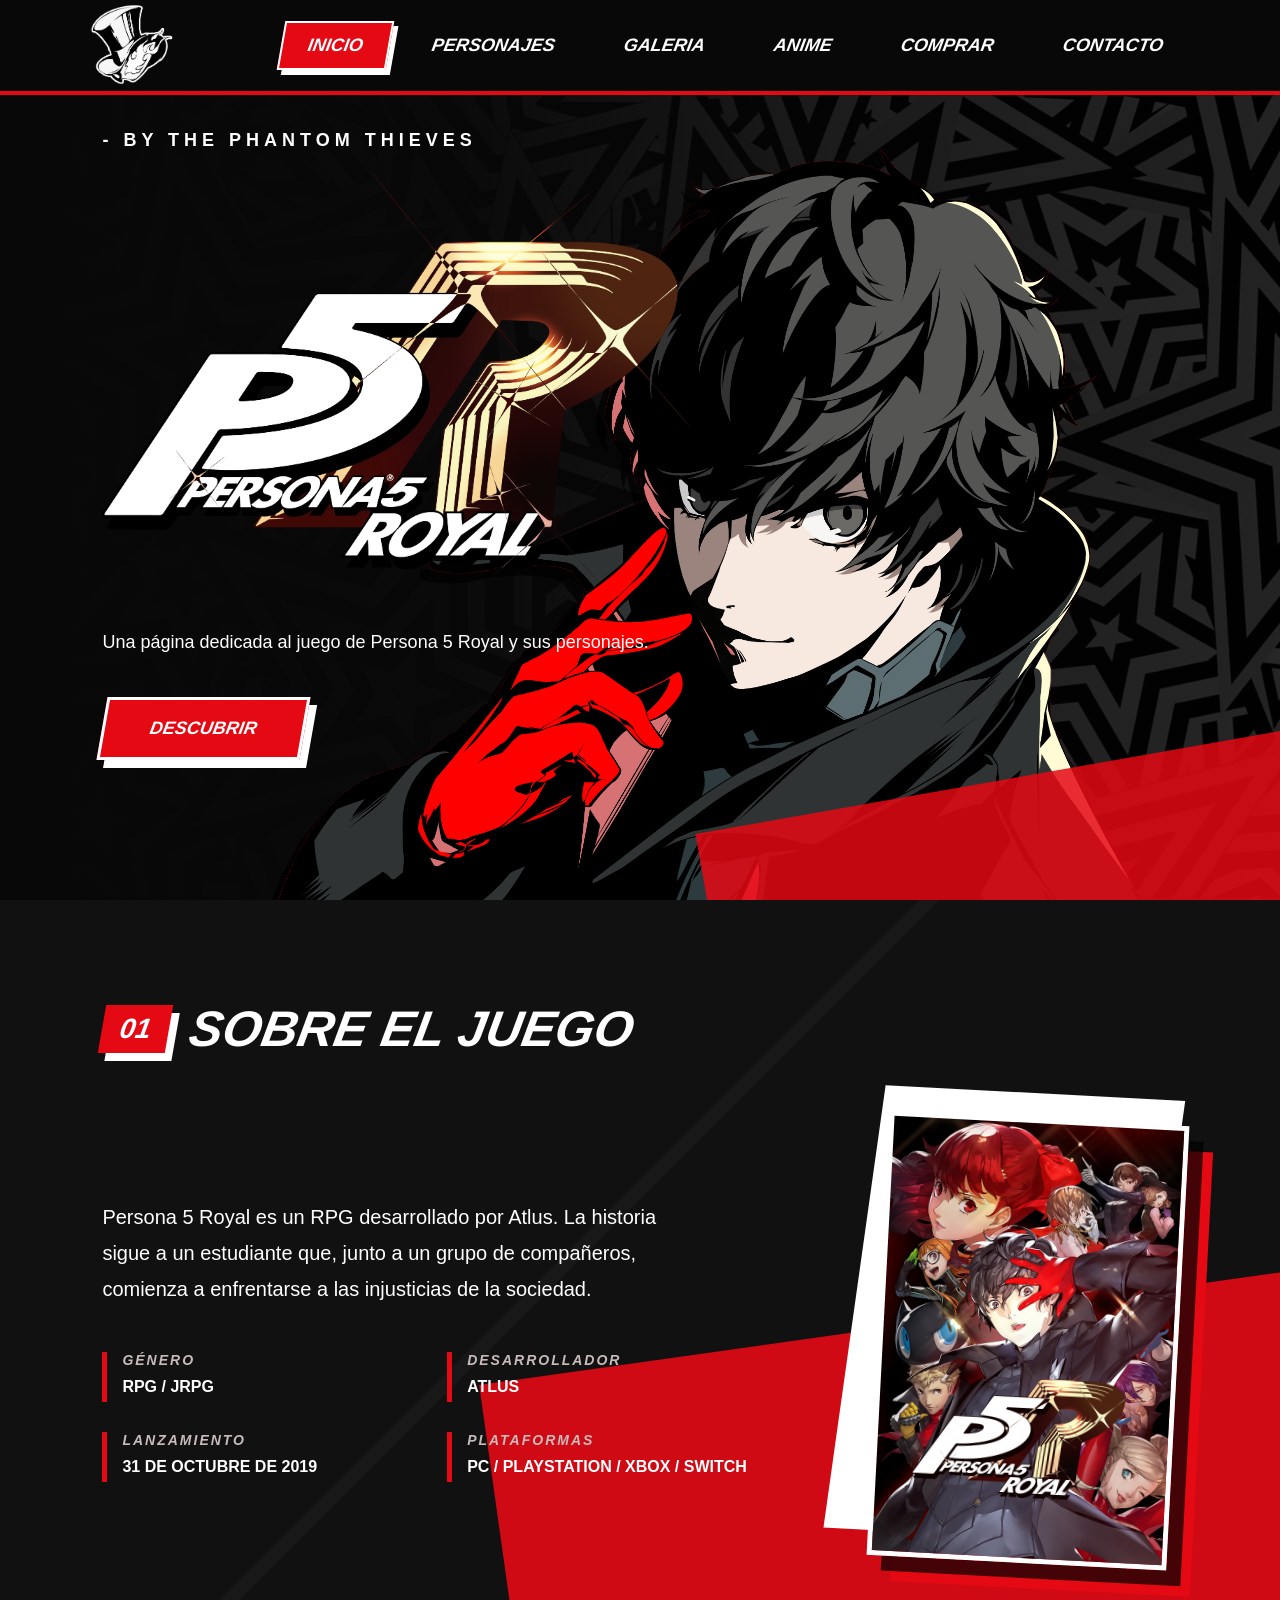
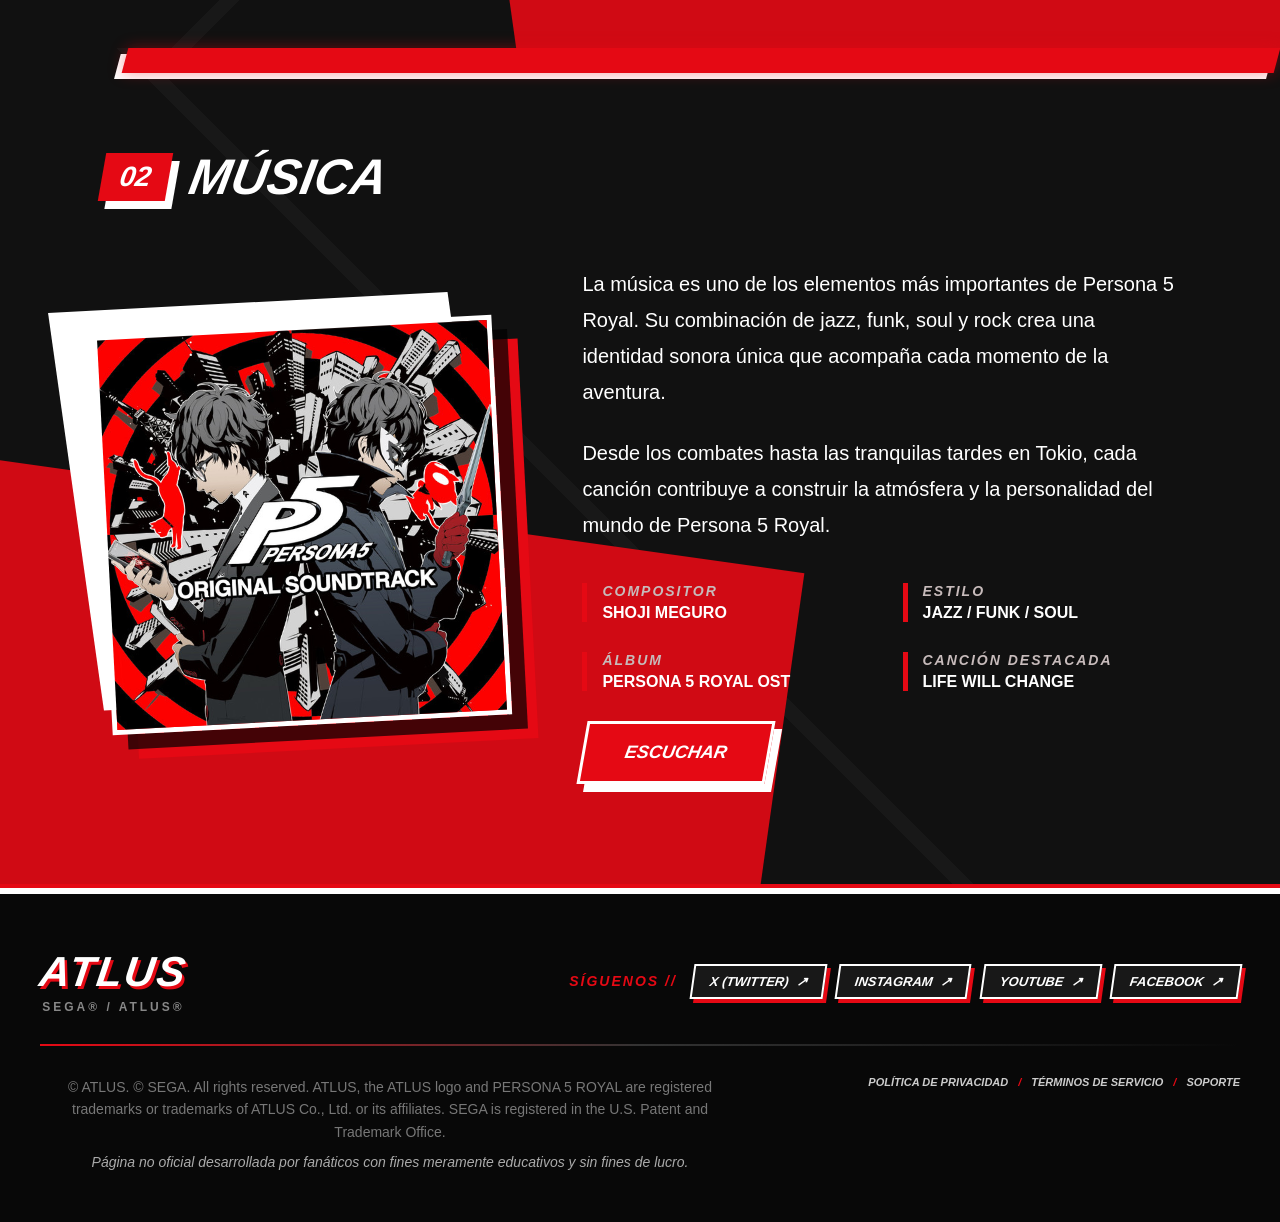
<file: index.html>
<!DOCTYPE html>
<html lang="es">

  <head>
    <meta charset="UTF-8">
    <meta name="viewport" content="width=device-width, initial-scale=1.0">

    <title>Persona 5 Royal</title>
    <link rel="icon" href="images/ui/Phantom-Thieves-of-Hearts-Logo.png" type="image/png">

    <link rel="stylesheet" href="css/style.css">
    <link rel="stylesheet" href="css/stylePersonajes.css">
    <link rel="stylesheet" href="css/animations.css">
  </head>

    <!-- | + |====================|| NAVBAR ||====================| + | -->
  <body>

    <header class="navbar">

      <a href="index.html" class="logo">
        <img
          src="images/ui/Phantom-Thieves-of-Hearts-Logo.png"
          alt="Persona 5 Royal"
        >
      </a>
    <button class="hamburger-btn" id="hamburger-btn" aria-label="Abrir Menú">
      <span></span>
      <span></span>
      <span></span>
    </button> 

      <nav class="nav-menu">
        <a href="index.html" class="nav-link active">INICIO</a>

        <div class="nav-item-dropdown">
          <a href="personajes.html" class="nav-link dropdown-toggle">PERSONAJES</a>
          <div class="dropdown-menu">
            <a href="personajes.html#protagonistas" class="dropdown-item">PROTAGONISTAS</a>
            <a href="personajes.html#secundarios" class="dropdown-item">SECUNDARIOS</a>     
            <a href="personajes.html#villanos" class="dropdown-item">VILLANOS</a>         
          </div>
        </div>

        <a href="galeria.html" class="nav-link">GALERIA</a>

        <div class="nav-item-dropdown">
          <a href="anime.html" class="nav-link dropdown-toggle">ANIME</a>
          <div class="dropdown-menu">
            <a href="anime.html" class="dropdown-item">ANIME</a>
            <a href="pelicula.html" class="dropdown-item">ESPECIAL</a>            
          </div>
        </div>

        <a href="https://store.steampowered.com/app/1687950/Persona_5_Royal/" target="_blank" class="nav-link">COMPRAR
        </a>
        <a href= "contacto.html" class="nav-link">CONTACTO</a>
      </nav>

    </header>

    <!-- | + |====================|| HERO ||====================| + | -->

    <main>

      <section class="hero">

        <div class="hero-character">
          <img src="images/ui/joker-hero.png" alt="Joker hero"
          class="hero-character-image">
        </div>

        <div class="hero-content">
          <p class="hero-subtitle">
            - BY THE PHANTOM THIEVES
          </p>
          <img
            src="images/ui/persona5-royal-logo.png"
            alt="Persona 5 Royal"
            class="hero-logo"
          >

          <p class="hero-description">
            Una página dedicada al juego de Persona 5 Royal y
            sus personajes.
          </p>

          <a href="#sobre-el-juego" class="hero-button">
            DESCUBRIR
          </a>
        </div>

      </section>

<!-- | + |====================|| SOBRE EL JUEGO (ABOUT) ||====================| + | -->

      <section id="sobre-el-juego" class="about">

        <div class="about-background-shape"></div>

        <div class="section-title">
          <span>01</span>
          <h2>SOBRE EL JUEGO</h2>
        </div>

        <div class="about-content">

          <div class="about-info">

            <p>
              Persona 5 Royal es un RPG desarrollado por Atlus.
              La historia sigue a un estudiante que, junto a un grupo
              de compañeros, comienza a enfrentarse a las injusticias
              de la sociedad.
            </p>

            <div class="game-details">

              <div class="game-detail">
                <span>GÉNERO</span>
                <p>RPG / JRPG</p>
              </div>

              <div class="game-detail">
                <span>DESARROLLADOR</span>
                <p>ATLUS</p>
              </div>

              <div class="game-detail">
                <span>LANZAMIENTO</span>
                <p>31 DE OCTUBRE DE 2019</p>
              </div>

              <div class="game-detail">
                <span>PLATAFORMAS</span>
                <p>PC / PLAYSTATION / XBOX / SWITCH</p>
              </div>

            </div>

          </div>

          <div class="about-image">
            <img
              src="images/ui/portada-persona5-royal.png"
              alt="Portada de Persona 5 Royal"
            >
          </div>

        </div>

      </section>

<!-- | + |====================|| FRANJA SEPARADORA ||====================| + | -->

      <div class="p5-divider-container">
        <div class="p5-divider-line"></div>
      </div>

<!-- | + |====================|| MÚSICA ||====================| + | -->

      <section id="musica" class="music">

        <div class="music-background-shape"></div>

          <div class="section-title">
            <span>02</span>
            <h2>MÚSICA</h2>
          </div>

          <div class="music-content">

            <div class="music-image">
              <img
                src="images/ui/music.png"
                alt="Música de Persona 5 Royal"
              >
            </div>

            <div class="music-info">
              <p>
                La música es uno de los elementos más importantes de
                Persona 5 Royal. Su combinación de jazz, funk, soul y
                rock crea una identidad sonora única que acompaña cada
                momento de la aventura.
              </p>

              <p>
                Desde los combates hasta las tranquilas tardes en Tokio,
                cada canción contribuye a construir la atmósfera y la
                personalidad del mundo de Persona 5 Royal.
              </p>

                <div class="music-details">
                  <div class="music-detail">
                    <span>COMPOSITOR</span>
                    <p>SHOJI MEGURO</p>
                  </div>

                  <div class="music-detail">
                    <span>ESTILO</span>
                    <p>JAZZ / FUNK / SOUL</p>
                  </div>

                  <div class="music-detail">
                    <span>ÁLBUM</span>
                    <p>PERSONA 5 ROYAL OST</p>
                  </div>

                  <div class="music-detail">
                    <span>CANCIÓN DESTACADA</span>
                    <p>LIFE WILL CHANGE</p>
                  </div>

                  <a href="https://open.spotify.com/intl-es/album/4pJT0WKggr4xk149X8A6KC?si=cnXYqS-QQ_GDL9rL55k0Cw" target="_blank" class="music-button">
                    ESCUCHAR
                  </a>
                </div>

              </div>

            </div>

      </section>

    <!-- | + |====================|| FOOTER ||====================| + | -->

      <footer class="p5-footer">
        <div class="footer-container">
          
          <!-- Sección Superior / Redes y Enlaces -->
          <div class="footer-top">
            <div class="footer-brand">
              <h2>ATLUS</h2>
              <p>SEGA® / ATLUS®</p>
            </div>

            <div class="footer-socials">
              <span class="socials-title">SÍGUENOS //</span>
              <div class="social-links">
                <a href="https://twitter.com/Atlus_West" target="_blank" rel="noopener noreferrer" class="social-btn">
                  X (TWITTER) <span>↗</span>
                </a>
                <a href="https://www.instagram.com/atlus_west" target="_blank" rel="noopener noreferrer" class="social-btn">
                  INSTAGRAM <span>↗</span>
                </a>
                <a href="https://www.youtube.com/@atlus" target="_blank" rel="noopener noreferrer" class="social-btn">
                  YOUTUBE <span>↗</span>
                </a>
                <a href="https://www.facebook.com/AtlusWest" target="_blank" rel="noopener noreferrer" class="social-btn">
                  FACEBOOK <span>↗</span>
                </a>
              </div>
            </div>
          </div>

          <div class="footer-divider"></div>

          <!-- Sección Inferior / Legal y Derechos -->
          <div class="footer-bottom">
            <div class="footer-legal">
              <p>
                © ATLUS. © SEGA. All rights reserved. ATLUS, the ATLUS logo and PERSONA 5 ROYAL are registered trademarks or trademarks of ATLUS Co., Ltd. or its affiliates. SEGA is registered in the U.S. Patent and Trademark Office.
              </p>
              <p class="fan-disclaimer">
                Página no oficial desarrollada por fanáticos con fines meramente educativos y sin fines de lucro.
              </p>
            </div>

            <div class="footer-policy-links">
              <a href="#">POLÍTICA DE PRIVACIDAD</a>
              <span class="sep">/</span>
              <a href="#">TÉRMINOS DE SERVICIO</a>
              <span class="sep">/</span>
              <a href="#">SOPORTE</a>
            </div>
          </div>

        </div>
      </footer>

    <script src="js/main.js"></script>

  </body>

</html>
</file>
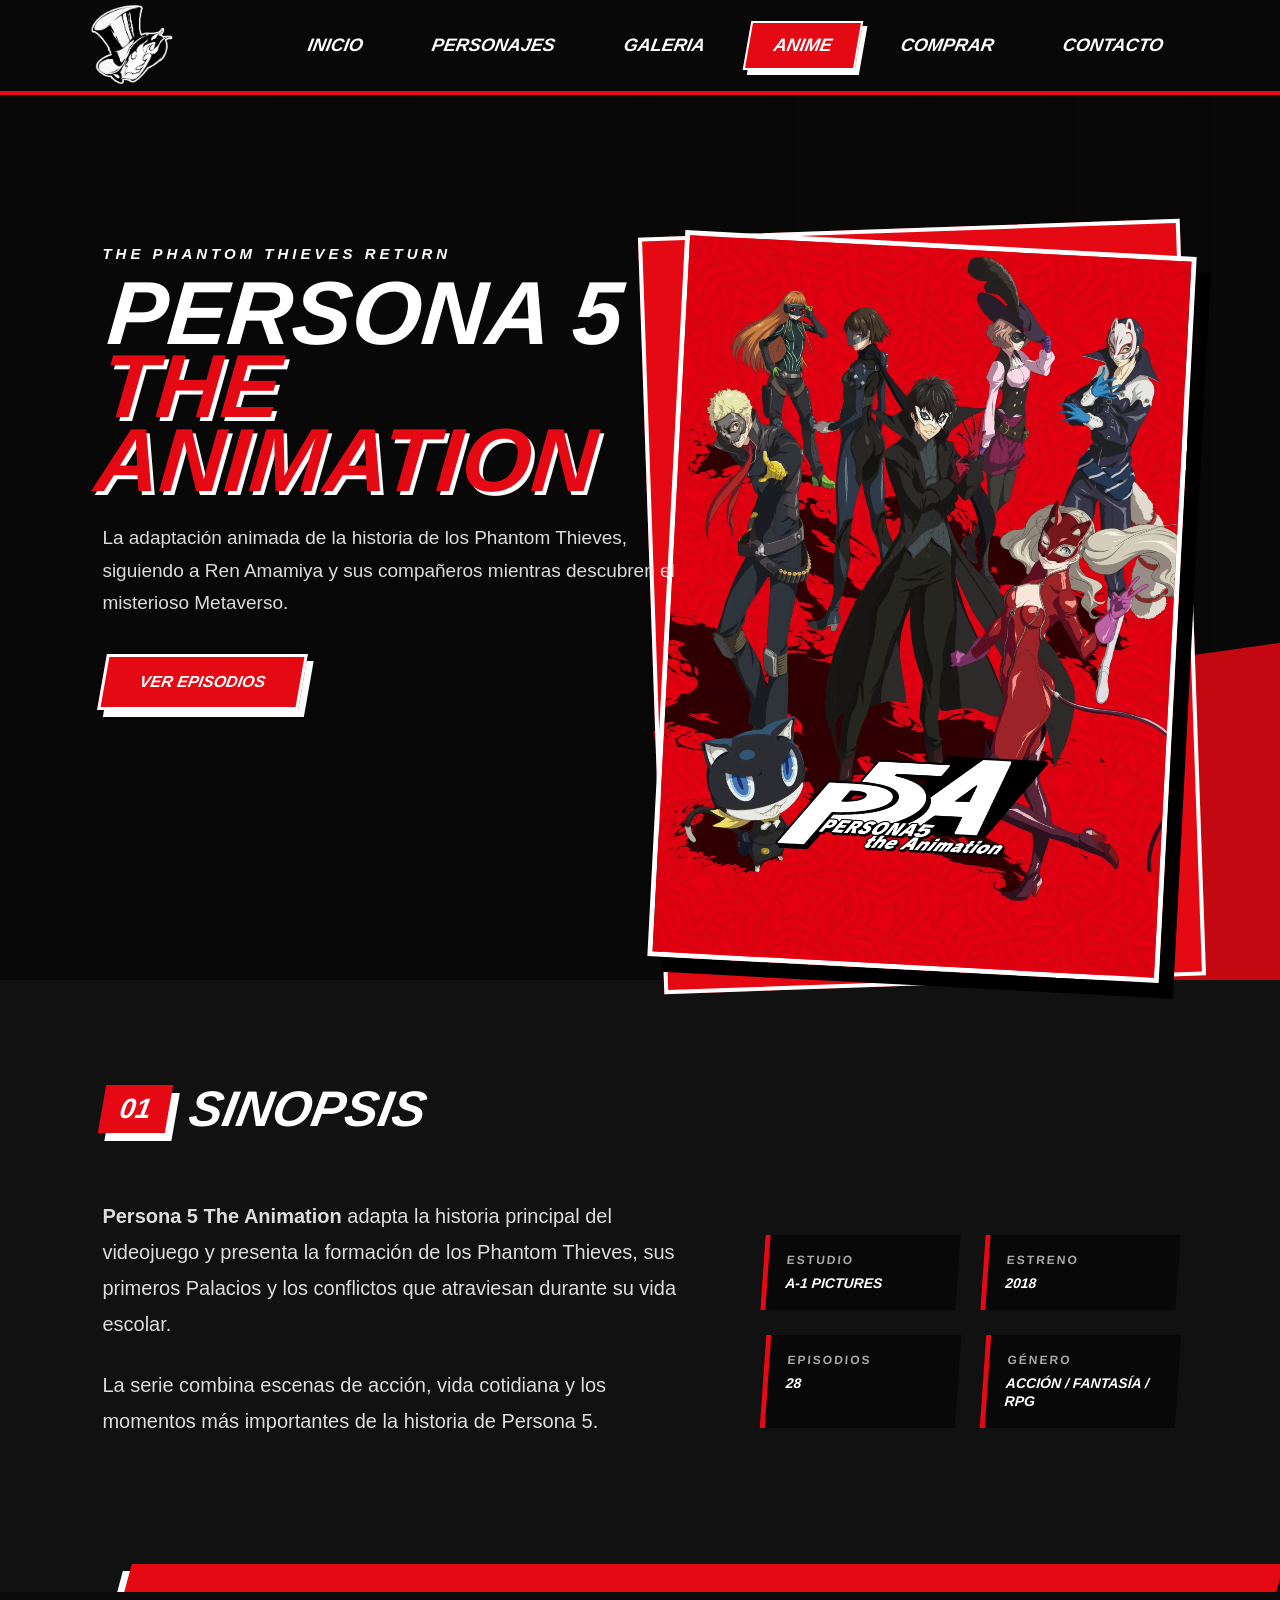
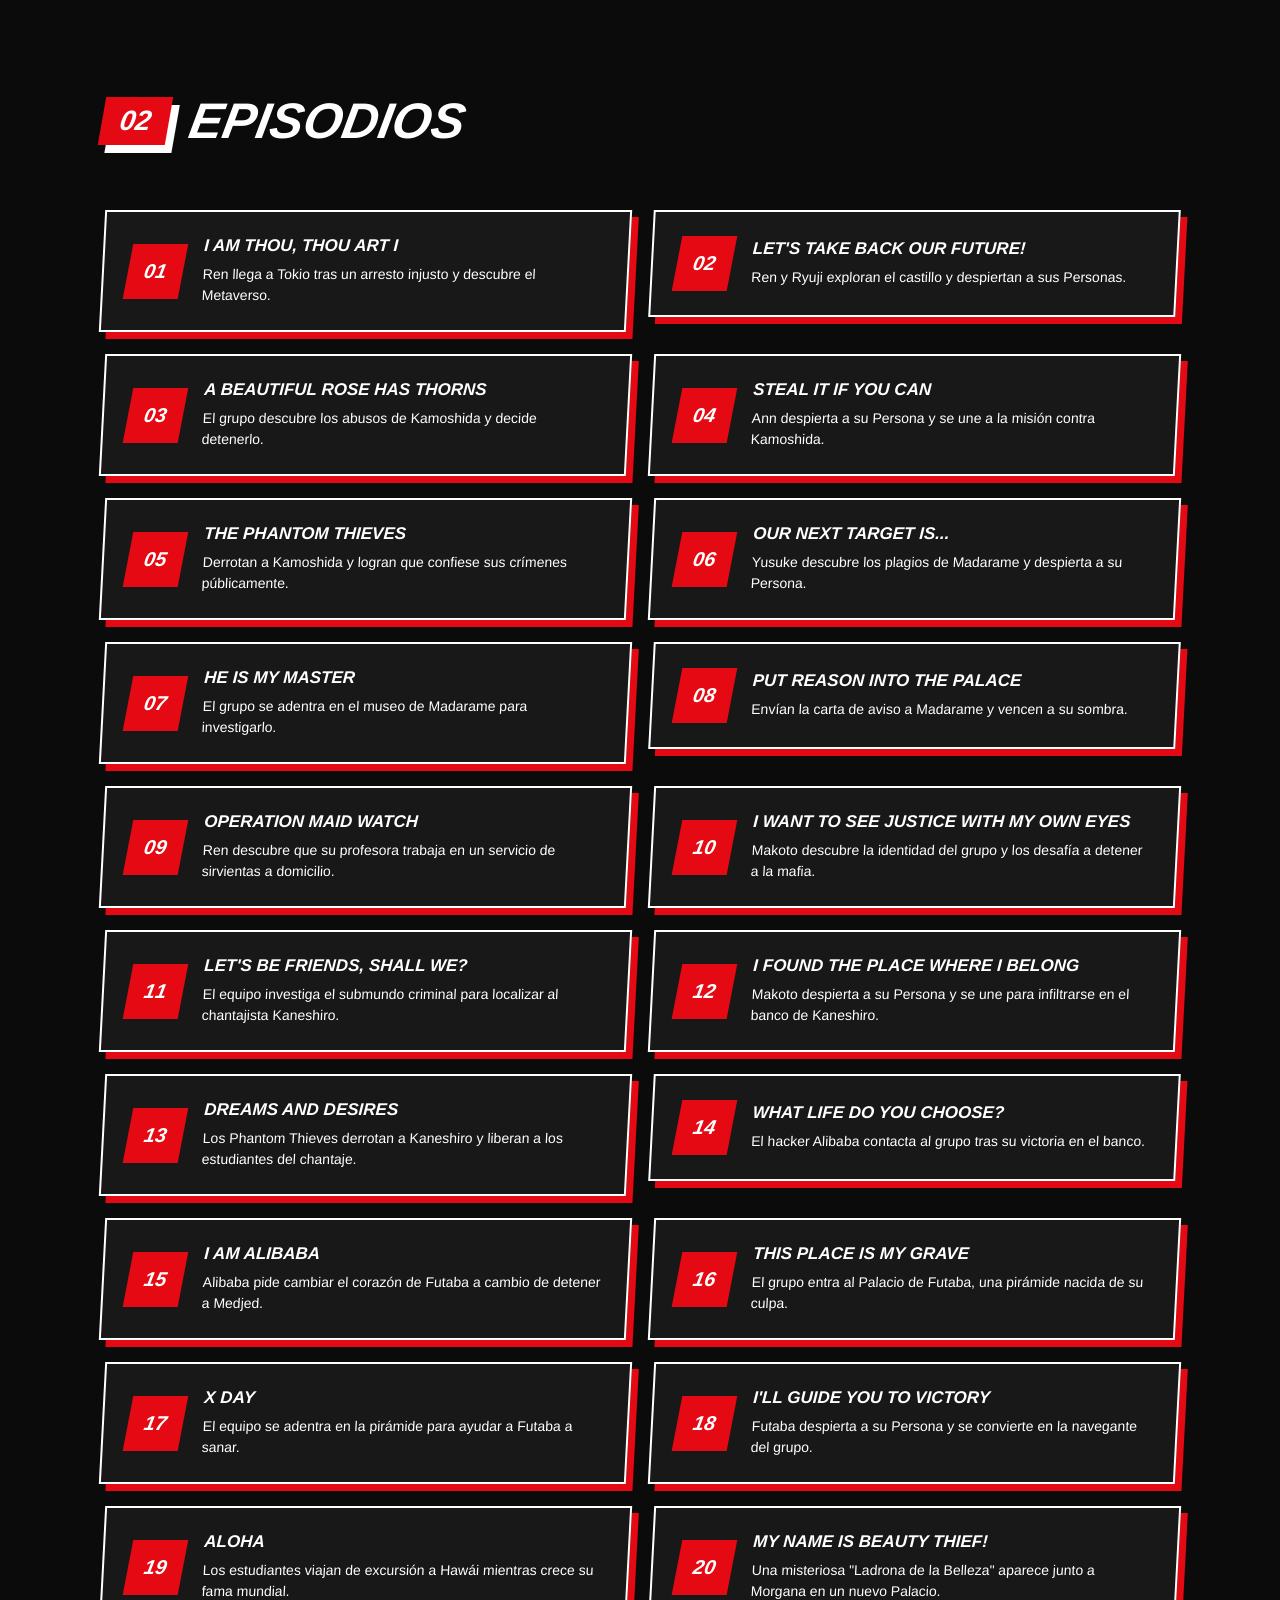
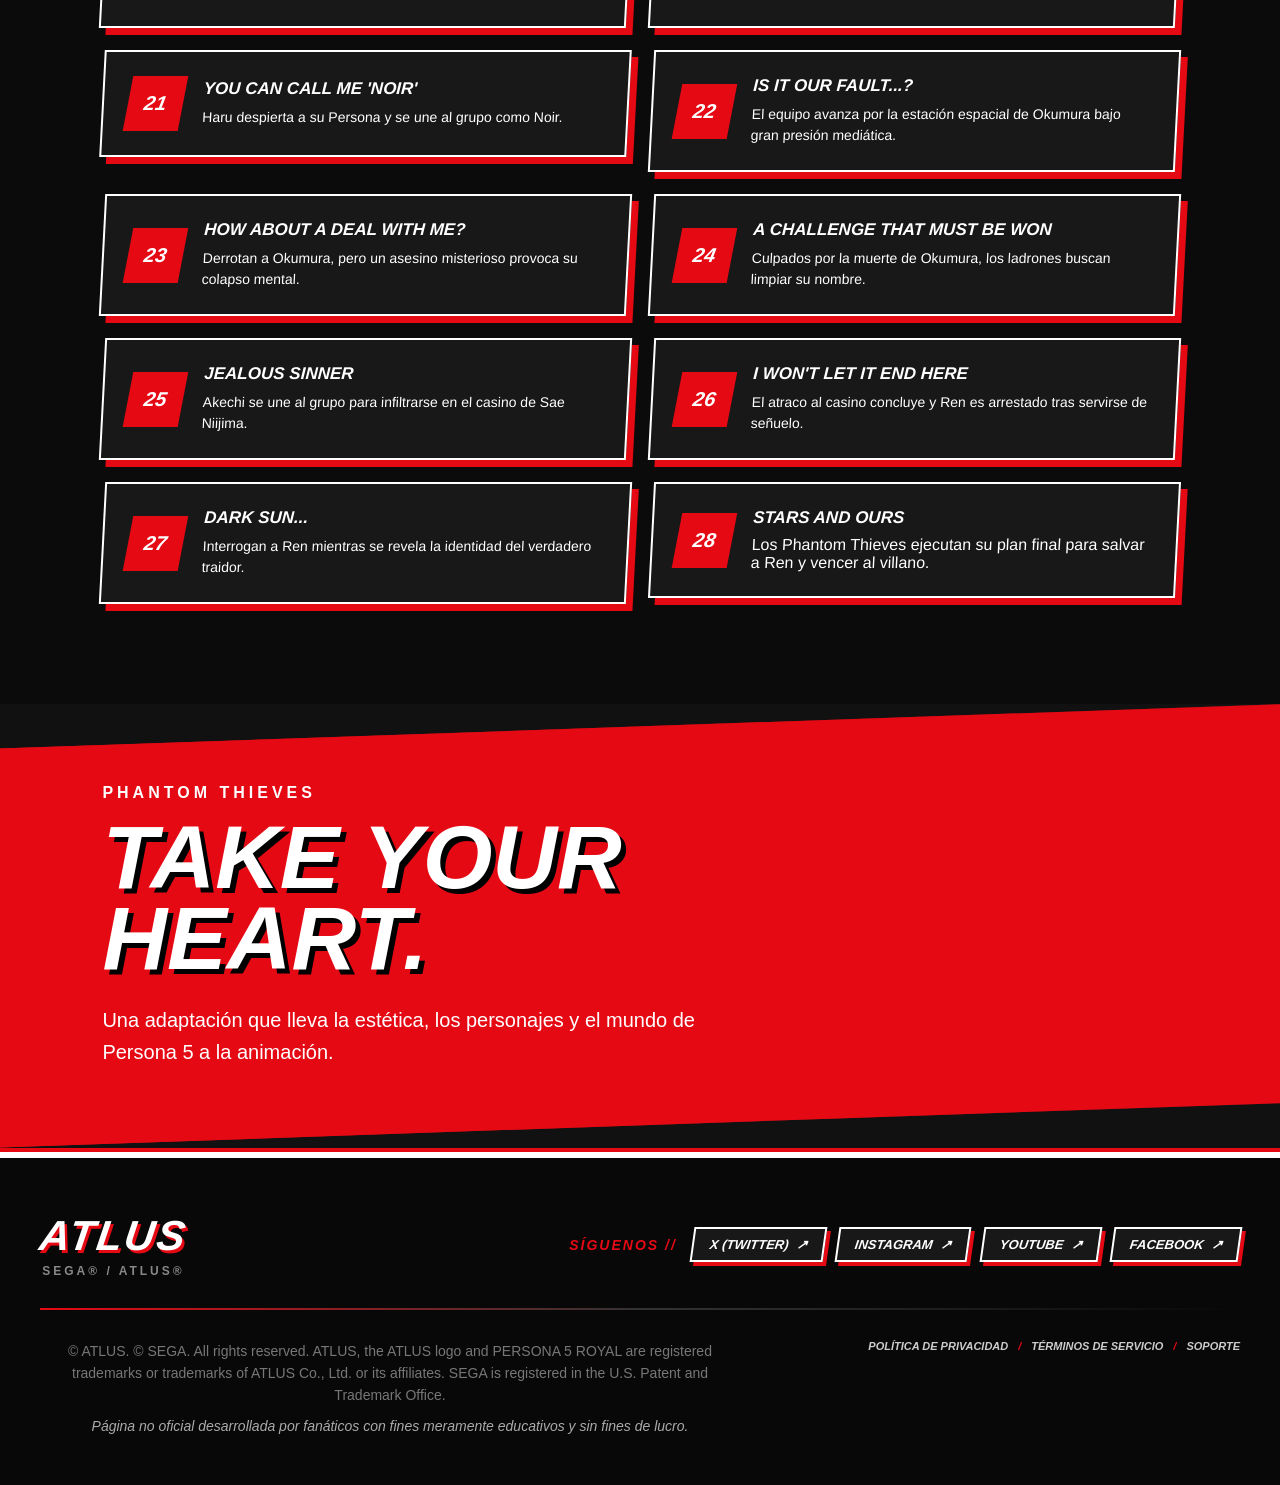
<file: anime.html>
<!DOCTYPE html>
<html lang="es">
<head>
  <meta charset="UTF-8">
  <meta name="viewport" content="width=device-width, initial-scale=1.0">
  <title>Anime - Persona 5</title>
  <link rel="icon" href="images/ui/Phantom-Thieves-of-Hearts-Logo.png" type="image/png">

  <link rel="stylesheet" href="css/style.css">
  <link rel="stylesheet" href="css/anime.css">
  <link rel="stylesheet" href="css/animations.css">
</head>

<body>
  <header class="navbar">
    <a href="index.html" class="logo">
      <img src="images/ui/Phantom-Thieves-of-Hearts-Logo.png" alt="Persona 5 Royal">
    </a>

    <button class="hamburger-btn" id="hamburger-btn" aria-label="Abrir Menú">
      <span></span>
      <span></span>
      <span></span>
    </button>

      <nav class="nav-menu">
        <a href="index.html" class="nav-link">INICIO</a>

        <div class="nav-item-dropdown">
          <a href="personajes.html" class="nav-link dropdown-toggle">PERSONAJES</a>
          <div class="dropdown-menu">
            <a href="personajes.html#protagonistas" class="dropdown-item">PROTAGONISTAS</a>
            <a href="personajes.html#secundarios" class="dropdown-item">SECUNDARIOS</a>     
            <a href="personajes.html#villanos" class="dropdown-item">VILLANOS</a>         
          </div>
        </div>

        <a href="galeria.html" class="nav-link">GALERIA</a>

        <div class="nav-item-dropdown">
          <a href="anime.html" class="nav-link dropdown-toggle active">ANIME</a>
          <div class="dropdown-menu">
            <a href="anime.html" class="dropdown-item">ANIME</a>
            <a href="pelicula.html" class="dropdown-item">ESPECIAL</a>            
          </div>
        </div>
        
        <a href="https://store.steampowered.com/app/1687950/Persona_5_Royal/" target="_blank" class="nav-link">COMPRAR
        </a>
        <a href= "contacto.html" class="nav-link">CONTACTO</a>
      </nav>

  </header>

  <main class="anime-page">
    <section class="anime-hero">
      <div class="anime-hero-content">
        <p class="anime-kicker">THE PHANTOM THIEVES RETURN</p>
        <h1>PERSONA 5<br><span>THE ANIMATION</span></h1>
        <p>
          La adaptación animada de la historia de los Phantom Thieves,
          siguiendo a Ren Amamiya y sus compañeros mientras descubren
          el misterioso Metaverso.
        </p>
        <a href="#episodios" class="p5-button">VER EPISODIOS</a>
      </div>

      <div class="anime-hero-image">
        <img src="images/anime/P5Animation.png" alt="Persona 5 The Animation">
      </div>
    </section>

    <section class="anime-about">
      <div class="section-title">
        <span>01</span>
        <h2>SINOPSIS</h2>
      </div>

      <div class="anime-about-grid">
        <div>
          <p>
            <strong>Persona 5 The Animation</strong> adapta la historia
            principal del videojuego y presenta la formación de los
            Phantom Thieves, sus primeros Palacios y los conflictos que
            atraviesan durante su vida escolar.
          </p>
          <p>
            La serie combina escenas de acción, vida cotidiana y los
            momentos más importantes de la historia de Persona 5.
          </p>
        </div>

        <div class="anime-data">
          <div><span>ESTUDIO</span><strong>A-1 PICTURES</strong></div>
          <div><span>ESTRENO</span><strong>2018</strong></div>
          <div><span>EPISODIOS</span><strong>28</strong></div>
          <div><span>GÉNERO</span><strong>ACCIÓN / FANTASÍA / RPG</strong></div>
        </div>
      </div>
    </section>

    <div class="anime-divider"></div>

    <section class="episodes" id="episodios">
      <div class="section-title">
        <span>02</span>
        <h2>EPISODIOS</h2>
      </div>

      <div class="episode-list">
        <a href="https://animeav1.com/media/persona-5-the-animation/1" class="episode-card-link" target="_blank" rel="noopener noreferrer">
        <article class="episode-card">
          <span class="episode-number">01</span>
          <div>
            <h3>I AM THOU, THOU ART I</h3>
            <p>Ren llega a Tokio tras un arresto injusto y descubre el Metaverso.</p>
          </div>
        </article>
        </a>

        <a href="https://animeav1.com/media/persona-5-the-animation/2" class="episode-card-link" target="_blank" rel="noopener noreferrer">
        <article class="episode-card">
          <span class="episode-number">02</span>
          <div>
            <h3>LET'S TAKE BACK OUR FUTURE!</h3>
            <p>Ren y Ryuji exploran el castillo y despiertan a sus Personas.</p>
          </div>
        </article>
        </a>

        <a href="https://animeav1.com/media/persona-5-the-animation/3" class="episode-card-link" target="_blank" rel="noopener noreferrer">
        <article class="episode-card">
            <span class="episode-number">03</span>
            <div>
            <h3>A BEAUTIFUL ROSE HAS THORNS</h3>
            <p>El grupo descubre los abusos de Kamoshida y decide detenerlo.</p>
            </div>
        </article>
        </a>

        <a href="https://animeav1.com/media/persona-5-the-animation/4" class="episode-card-link" target="_blank" rel="noopener noreferrer">
        <article class="episode-card">
            <span class="episode-number">04</span>
            <div>
            <h3>STEAL IT IF YOU CAN</h3>
            <p>Ann despierta a su Persona y se une a la misión contra Kamoshida.</p>
            </div>
        </article>
        </a>

        <a href="https://animeav1.com/media/persona-5-the-animation/5" class="episode-card-link" target="_blank" rel="noopener noreferrer">
        <article class="episode-card">
            <span class="episode-number">05</span>
            <div>
            <h3>THE PHANTOM THIEVES</h3>
            <p>Derrotan a Kamoshida y logran que confiese sus crímenes públicamente.</p>
            </div>
        </article>
        </a>

        <a href="https://animeav1.com/media/persona-5-the-animation/6" class="episode-card-link" target="_blank" rel="noopener noreferrer">
        <article class="episode-card">
            <span class="episode-number">06</span>
            <div>
            <h3>OUR NEXT TARGET IS...</h3>
            <p>Yusuke descubre los plagios de Madarame y despierta a su Persona.</p>
            </div>
        </article>
        </a>

        <a href="https://animeav1.com/media/persona-5-the-animation/7" class="episode-card-link" target="_blank" rel="noopener noreferrer">
        <article class="episode-card">
            <span class="episode-number">07</span>
            <div>
            <h3>HE IS MY MASTER</h3>
            <p>El grupo se adentra en el museo de Madarame para investigarlo.</p>
            </div>
        </article>
        </a>

        <a href="https://animeav1.com/media/persona-5-the-animation/8" class="episode-card-link" target="_blank" rel="noopener noreferrer">
        <article class="episode-card">
            <span class="episode-number">08</span>
            <div>
            <h3>PUT REASON INTO THE PALACE</h3>
            <p>Envían la carta de aviso a Madarame y vencen a su sombra.</p>
            </div>
        </article>
        </a>

        <a href="https://animeav1.com/media/persona-5-the-animation/9" class="episode-card-link" target="_blank" rel="noopener noreferrer">
        <article class="episode-card">
            <span class="episode-number">09</span>
            <div>
            <h3>OPERATION MAID WATCH</h3>
            <p>Ren descubre que su profesora trabaja en un servicio de sirvientas a domicilio.</p>
            </div>
        </article>
        </a>

        <a href="https://animeav1.com/media/persona-5-the-animation/10" class="episode-card-link" target="_blank" rel="noopener noreferrer">
        <article class="episode-card">
            <span class="episode-number">10</span>
            <div>
            <h3>I WANT TO SEE JUSTICE WITH MY OWN EYES</h3>
            <p>Makoto descubre la identidad del grupo y los desafía a detener a la mafia.</p>
            </div>
        </article>
        </a>

        <a href="https://animeav1.com/media/persona-5-the-animation/11" class="episode-card-link" target="_blank" rel="noopener noreferrer">
        <article class="episode-card">
            <span class="episode-number">11</span>
            <div>
            <h3>LET'S BE FRIENDS, SHALL WE?</h3>
            <p>El equipo investiga el submundo criminal para localizar al chantajista Kaneshiro.</p>
            </div>
        </article>
        </a>

        <a href="https://animeav1.com/media/persona-5-the-animation/12" class="episode-card-link" target="_blank" rel="noopener noreferrer">
        <article class="episode-card">
            <span class="episode-number">12</span>
            <div>
            <h3>I FOUND THE PLACE WHERE I BELONG</h3>
            <p>Makoto despierta a su Persona y se une para infiltrarse en el banco de Kaneshiro.</p>
            </div>
        </article>
        </a>

        <a href="https://animeav1.com/media/persona-5-the-animation/13" class="episode-card-link" target="_blank" rel="noopener noreferrer">
        <article class="episode-card">
            <span class="episode-number">13</span>
            <div>
            <h3>DREAMS AND DESIRES</h3>
            <p>Los Phantom Thieves derrotan a Kaneshiro y liberan a los estudiantes del chantaje.</p>
            </div>
        </article>
        </a>

        <a href="https://animeav1.com/media/persona-5-the-animation/14" class="episode-card-link" target="_blank" rel="noopener noreferrer">
        <article class="episode-card">
            <span class="episode-number">14</span>
            <div>
            <h3>WHAT LIFE DO YOU CHOOSE?</h3>
            <p>El hacker Alibaba contacta al grupo tras su victoria en el banco.</p>
            </div>
        </article>
        </a>

        <a href="https://animeav1.com/media/persona-5-the-animation/15" class="episode-card-link" target="_blank" rel="noopener noreferrer">
        <article class="episode-card">
            <span class="episode-number">15</span>
            <div>
            <h3>I AM ALIBABA</h3>
            <p>Alibaba pide cambiar el corazón de Futaba a cambio de detener a Medjed.</p>
            </div>
        </article>
        </a>

        <a href="https://animeav1.com/media/persona-5-the-animation/16" class="episode-card-link" target="_blank" rel="noopener noreferrer">
        <article class="episode-card">
            <span class="episode-number">16</span>
            <div>
            <h3>THIS PLACE IS MY GRAVE</h3>
            <p>El grupo entra al Palacio de Futaba, una pirámide nacida de su culpa.</p>
            </div>
        </article>
        </a>

        <a href="https://animeav1.com/media/persona-5-the-animation/17" class="episode-card-link" target="_blank" rel="noopener noreferrer">
        <article class="episode-card">
            <span class="episode-number">17</span>
            <div>
            <h3>X DAY</h3>
            <p>El equipo se adentra en la pirámide para ayudar a Futaba a sanar.</p>
            </div>
        </article>
        </a>

        <a href="https://animeav1.com/media/persona-5-the-animation/18" class="episode-card-link" target="_blank" rel="noopener noreferrer">
        <article class="episode-card">
            <span class="episode-number">18</span>
            <div>
            <h3>I'LL GUIDE YOU TO VICTORY</h3>
            <p>Futaba despierta a su Persona y se convierte en la navegante del grupo.</p>
            </div>
        </article>
        </a>

        <a href="https://animeav1.com/media/persona-5-the-animation/19" class="episode-card-link" target="_blank" rel="noopener noreferrer">
        <article class="episode-card">
            <span class="episode-number">19</span>
            <div>
            <h3>ALOHA</h3>
            <p>Los estudiantes viajan de excursión a Hawái mientras crece su fama mundial.</p>
            </div>
        </article>
        </a>

        <a href="https://animeav1.com/media/persona-5-the-animation/20" class="episode-card-link" target="_blank" rel="noopener noreferrer">
        <article class="episode-card">
            <span class="episode-number">20</span>
            <div>
            <h3>MY NAME IS BEAUTY THIEF!</h3>
            <p>Una misteriosa "Ladrona de la Belleza" aparece junto a Morgana en un nuevo Palacio.</p>
            </div>
        </article>
        </a>

        <a href="https://animeav1.com/media/persona-5-the-animation/21" class="episode-card-link" target="_blank" rel="noopener noreferrer">
        <article class="episode-card">
            <span class="episode-number">21</span>
            <div>
            <h3>YOU CAN CALL ME 'NOIR'</h3>
            <p>Haru despierta a su Persona y se une al grupo como Noir.</p>
            </div>
        </article>
        </a>

        <a href="https://animeav1.com/media/persona-5-the-animation/22" class="episode-card-link" target="_blank" rel="noopener noreferrer">
        <article class="episode-card">
            <span class="episode-number">22</span>
            <div>
            <h3>IS IT OUR FAULT...?</h3>
            <p>El equipo avanza por la estación espacial de Okumura bajo gran presión mediática.</p>
            </div>
        </article>
        </a>

        <a href="https://animeav1.com/media/persona-5-the-animation/23" class="episode-card-link" target="_blank" rel="noopener noreferrer">
        <article class="episode-card">
            <span class="episode-number">23</span>
            <div>
            <h3>HOW ABOUT A DEAL WITH ME?</h3>
            <p>Derrotan a Okumura, pero un asesino misterioso provoca su colapso mental.</p>
            </div>
        </article>
        </a>

        <a href="https://animeav1.com/media/persona-5-the-animation/24" class="episode-card-link" target="_blank" rel="noopener noreferrer">
        <article class="episode-card">
            <span class="episode-number">24</span>
            <div>
            <h3>A CHALLENGE THAT MUST BE WON</h3>
            <p>Culpados por la muerte de Okumura, los ladrones buscan limpiar su nombre.</p>
            </div>
        </article>
        </a>

        <a href="https://animeav1.com/media/persona-5-the-animation/25" class="episode-card-link" target="_blank" rel="noopener noreferrer">
        <article class="episode-card">
            <span class="episode-number">25</span>
            <div>
            <h3>JEALOUS SINNER</h3>
            <p>Akechi se une al grupo para infiltrarse en el casino de Sae Niijima.</p>
            </div>
        </article>
        </a>

        <a href="https://animeav1.com/media/persona-5-the-animation/26" class="episode-card-link" target="_blank" rel="noopener noreferrer">
        <article class="episode-card">
            <span class="episode-number">26</span>
            <div>
            <h3>I WON'T LET IT END HERE</h3>
            <p>El atraco al casino concluye y Ren es arrestado tras servirse de señuelo.</p>
            </div>
        </article>
        </a>

        <a href="https://animeav1.com/media/persona-5-the-animation/27" class="episode-card-link" target="_blank" rel="noopener noreferrer">
        <article class="episode-card">
            <span class="episode-number">27</span>
            <div>
            <h3>DARK SUN...</h3>
            <p>Interrogan a Ren mientras se revela la identidad del verdadero traidor.</p>
            </div>
        </article>
        </a>

        <a href="https://animeav1.com/media/persona-5-the-animation/28" class="episode-card-link" target="_blank" rel="noopener noreferrer">
        <article class="episode-card">
            <span class="episode-number">28</span>
            <div>
            <h3>STARS AND OURS</h3>
            Los Phantom Thieves ejecutan su plan final para salvar a Ren y vencer al villano.</p>
            </div>
        </article>
        </a>

            </div>
            </section>

            <section class="anime-highlight">
            <div class="highlight-text">
                <span>PHANTOM THIEVES</span>
                <h2>TAKE YOUR HEART.</h2>
                <p>
                Una adaptación que lleva la estética, los personajes y el mundo
                de Persona 5 a la animación.
                </p>
            </div>
            </section>
        </main>

      <footer class="p5-footer">
        <div class="footer-container">
          
          <!-- Sección Superior / Redes y Enlaces -->
          <div class="footer-top">
            <div class="footer-brand">
              <h2>ATLUS</h2>
              <p>SEGA® / ATLUS®</p>
            </div>

            <div class="footer-socials">
              <span class="socials-title">SÍGUENOS //</span>
              <div class="social-links">
                <a href="https://twitter.com/Atlus_West" target="_blank" rel="noopener noreferrer" class="social-btn">
                  X (TWITTER) <span>↗</span>
                </a>
                <a href="https://www.instagram.com/atlus_west" target="_blank" rel="noopener noreferrer" class="social-btn">
                  INSTAGRAM <span>↗</span>
                </a>
                <a href="https://www.youtube.com/@atlus" target="_blank" rel="noopener noreferrer" class="social-btn">
                  YOUTUBE <span>↗</span>
                </a>
                <a href="https://www.facebook.com/AtlusWest" target="_blank" rel="noopener noreferrer" class="social-btn">
                  FACEBOOK <span>↗</span>
                </a>
              </div>
            </div>
          </div>

          <div class="footer-divider"></div>

          <!-- Sección Inferior / Legal y Derechos -->
          <div class="footer-bottom">
            <div class="footer-legal">
              <p>
                © ATLUS. © SEGA. All rights reserved. ATLUS, the ATLUS logo and PERSONA 5 ROYAL are registered trademarks or trademarks of ATLUS Co., Ltd. or its affiliates. SEGA is registered in the U.S. Patent and Trademark Office.
              </p>
              <p class="fan-disclaimer">
                Página no oficial desarrollada por fanáticos con fines meramente educativos y sin fines de lucro.
              </p>
            </div>

            <div class="footer-policy-links">
              <a href="#">POLÍTICA DE PRIVACIDAD</a>
              <span class="sep">/</span>
              <a href="#">TÉRMINOS DE SERVICIO</a>
              <span class="sep">/</span>
              <a href="#">SOPORTE</a>
            </div>
          </div>

        </div>
      </footer>

  <script src="js/main.js"></script>
</body>
</html>
</file>
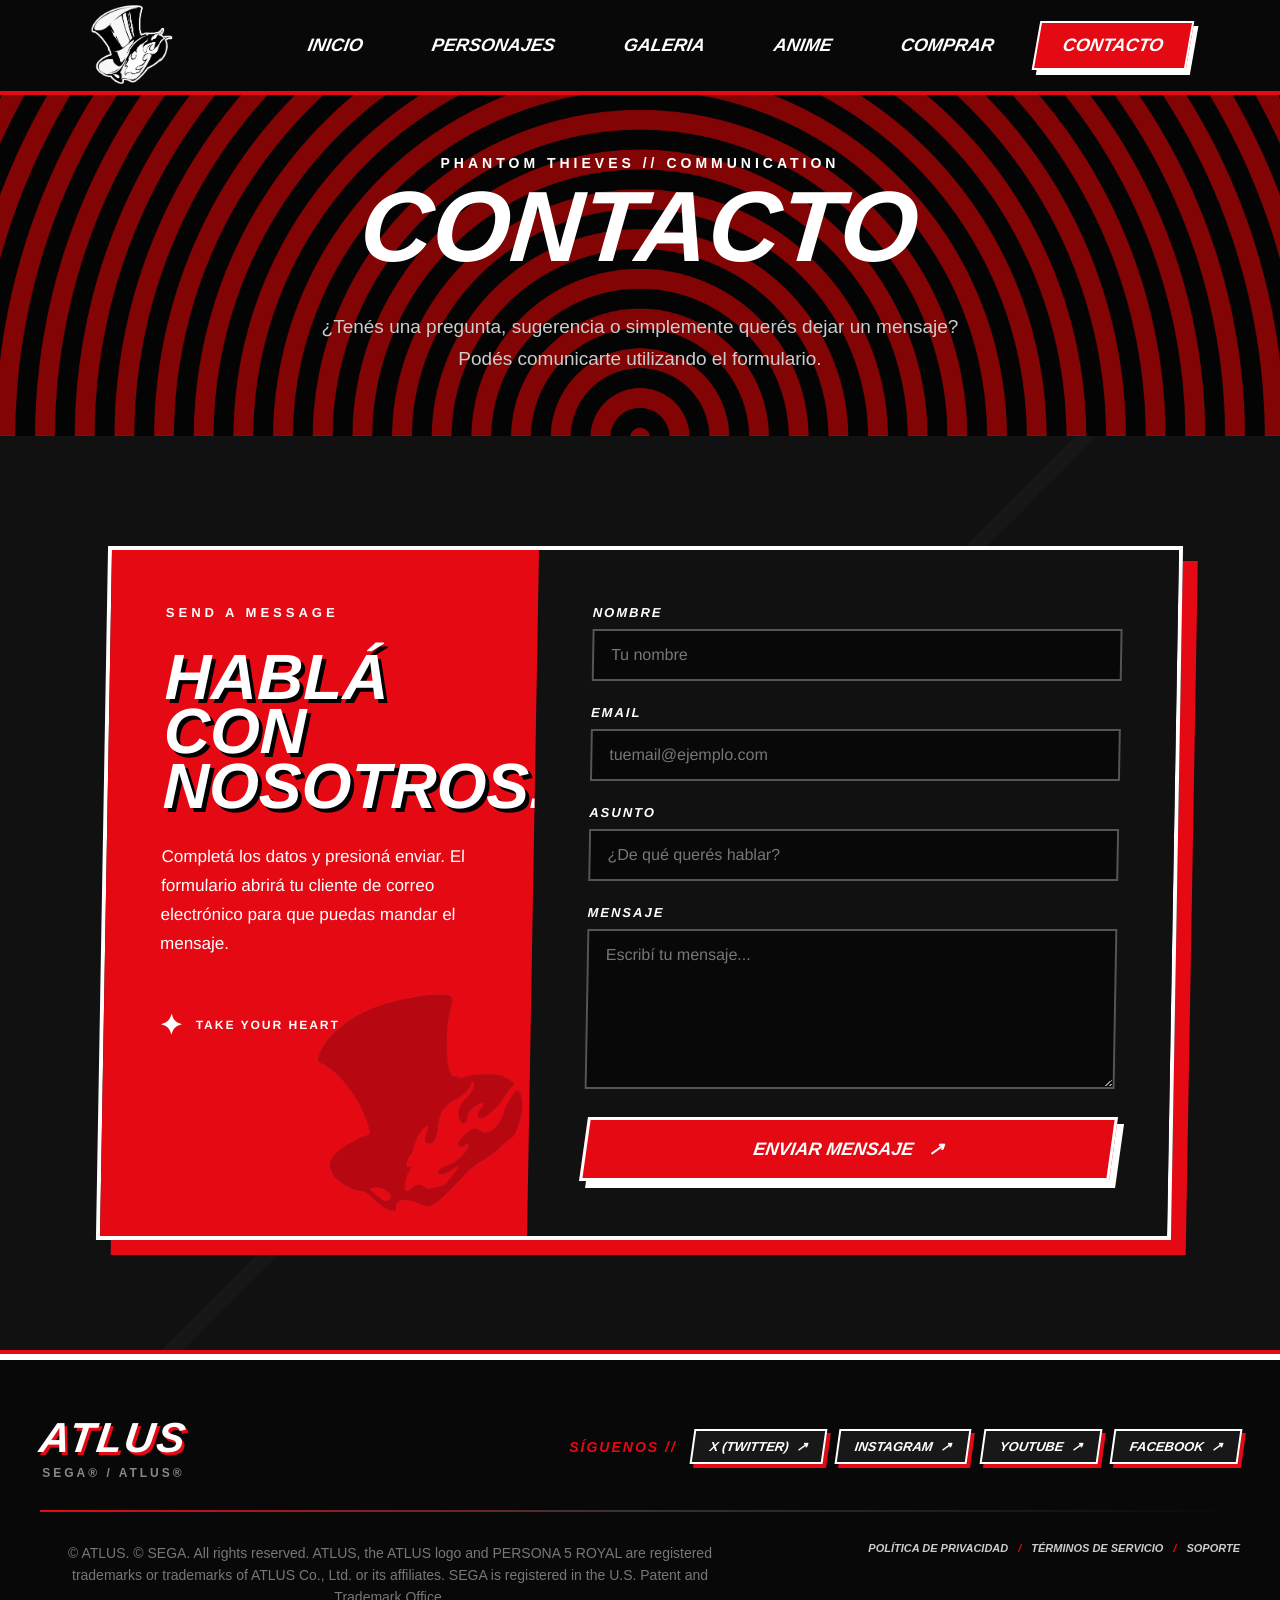
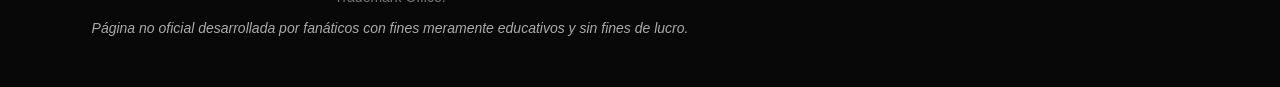
<file: contacto.html>
<!DOCTYPE html>
<html lang="es">
<head>
  <meta charset="UTF-8">
  <meta name="viewport" content="width=device-width, initial-scale=1.0">
  <title>Contacto - Persona 5 Royal</title>
  <link rel="icon" href="images/ui/Phantom-Thieves-of-Hearts-Logo.png" type="image/png">

  <link rel="stylesheet" href="css/style.css">
  <link rel="stylesheet" href="css/contacto.css">
  <link rel="stylesheet" href="css/animations.css">
</head>

<body>
  <header class="navbar">
    <a href="index.html" class="logo">
      <img src="images/ui/Phantom-Thieves-of-Hearts-Logo.png" alt="Persona 5 Royal">
    </a>

    <button class="hamburger-btn" id="hamburger-btn" aria-label="Abrir Menú">
      <span></span>
      <span></span>
      <span></span>
    </button>

      <nav class="nav-menu">
        <a href="index.html" class="nav-link">INICIO</a>

        <div class="nav-item-dropdown">
          <a href="personajes.html" class="nav-link dropdown-toggle">PERSONAJES</a>
          <div class="dropdown-menu">
            <a href="personajes.html#protagonistas" class="dropdown-item">PROTAGONISTAS</a>
            <a href="personajes.html#secundarios" class="dropdown-item">SECUNDARIOS</a>     
            <a href="personajes.html#villanos" class="dropdown-item">VILLANOS</a>         
          </div>
        </div>

        <a href="galeria.html" class="nav-link">GALERIA</a>

        <div class="nav-item-dropdown">
          <a href="anime.html" class="nav-link dropdown-toggle">ANIME</a>
          <div class="dropdown-menu">
            <a href="anime.html" class="dropdown-item">ANIME</a>
            <a href="pelicula.html" class="dropdown-item">ESPECIAL</a>            
          </div>
        </div>
        
        <a href="https://store.steampowered.com/app/1687950/Persona_5_Royal/" target="_blank" class="nav-link">COMPRAR
        </a>
        <a href= "contacto.html" class="nav-link active">CONTACTO</a>
      </nav>

  </header>

  <main class="contact-page">
    <section class="contact-hero">
      <div class="contact-title">
        <div>
          <p>PHANTOM THIEVES // COMMUNICATION</p>
          <h1>CONTACTO</h1>
        </div>
      </div>

      <p class="contact-intro">
        ¿Tenés una pregunta, sugerencia o simplemente querés dejar un mensaje?
        Podés comunicarte utilizando el formulario.
      </p>
    </section>

    <section class="contact-section">
      <div class="contact-panel">
        <div class="contact-side">
          <p class="side-label">SEND A MESSAGE</p>
          <h2>HABLÁ<br>CON<br>NOSOTROS.</h2>
          <p>
            Completá los datos y presioná enviar. El formulario abrirá tu
            cliente de correo electrónico para que puedas mandar el mensaje.
          </p>

          <div class="contact-decoration">
            <span>✦</span>
            <span>TAKE YOUR HEART</span>
          </div>
        </div>

        <form class="contact-form" action="mailto:luxtron5@gmail.com" method="post" enctype="text/plain">
          <div class="form-group">
            <label for="nombre">NOMBRE</label>
            <input type="text" id="nombre" name="Nombre" placeholder="Tu nombre" required>
          </div>

          <div class="form-group">
            <label for="email">EMAIL</label>
            <input type="email" id="email" name="Email" placeholder="tuemail@ejemplo.com" required>
          </div>

          <div class="form-group">
            <label for="asunto">ASUNTO</label>
            <input type="text" id="asunto" name="Asunto" placeholder="¿De qué querés hablar?" required>
          </div>

          <div class="form-group">
            <label for="mensaje">MENSAJE</label>
            <textarea id="mensaje" name="Mensaje" rows="7" placeholder="Escribí tu mensaje..." required></textarea>
          </div>

          <button type="submit" class="contact-button">
            ENVIAR MENSAJE <span>↗</span>
          </button>
        </form>
      </div>
    </section>
  </main>

      <footer class="p5-footer">
        <div class="footer-container">
          
          <!-- Sección Superior / Redes y Enlaces -->
          <div class="footer-top">
            <div class="footer-brand">
              <h2>ATLUS</h2>
              <p>SEGA® / ATLUS®</p>
            </div>

            <div class="footer-socials">
              <span class="socials-title">SÍGUENOS //</span>
              <div class="social-links">
                <a href="https://twitter.com/Atlus_West" target="_blank" rel="noopener noreferrer" class="social-btn">
                  X (TWITTER) <span>↗</span>
                </a>
                <a href="https://www.instagram.com/atlus_west" target="_blank" rel="noopener noreferrer" class="social-btn">
                  INSTAGRAM <span>↗</span>
                </a>
                <a href="https://www.youtube.com/@atlus" target="_blank" rel="noopener noreferrer" class="social-btn">
                  YOUTUBE <span>↗</span>
                </a>
                <a href="https://www.facebook.com/AtlusWest" target="_blank" rel="noopener noreferrer" class="social-btn">
                  FACEBOOK <span>↗</span>
                </a>
              </div>
            </div>
          </div>

          <div class="footer-divider"></div>

          <!-- Sección Inferior / Legal y Derechos -->
          <div class="footer-bottom">
            <div class="footer-legal">
              <p>
                © ATLUS. © SEGA. All rights reserved. ATLUS, the ATLUS logo and PERSONA 5 ROYAL are registered trademarks or trademarks of ATLUS Co., Ltd. or its affiliates. SEGA is registered in the U.S. Patent and Trademark Office.
              </p>
              <p class="fan-disclaimer">
                Página no oficial desarrollada por fanáticos con fines meramente educativos y sin fines de lucro.
              </p>
            </div>

            <div class="footer-policy-links">
              <a href="#">POLÍTICA DE PRIVACIDAD</a>
              <span class="sep">/</span>
              <a href="#">TÉRMINOS DE SERVICIO</a>
              <span class="sep">/</span>
              <a href="#">SOPORTE</a>
            </div>
          </div>

        </div>
      </footer>

  <script src="js/main.js"></script>
</body>
</html>
</file>
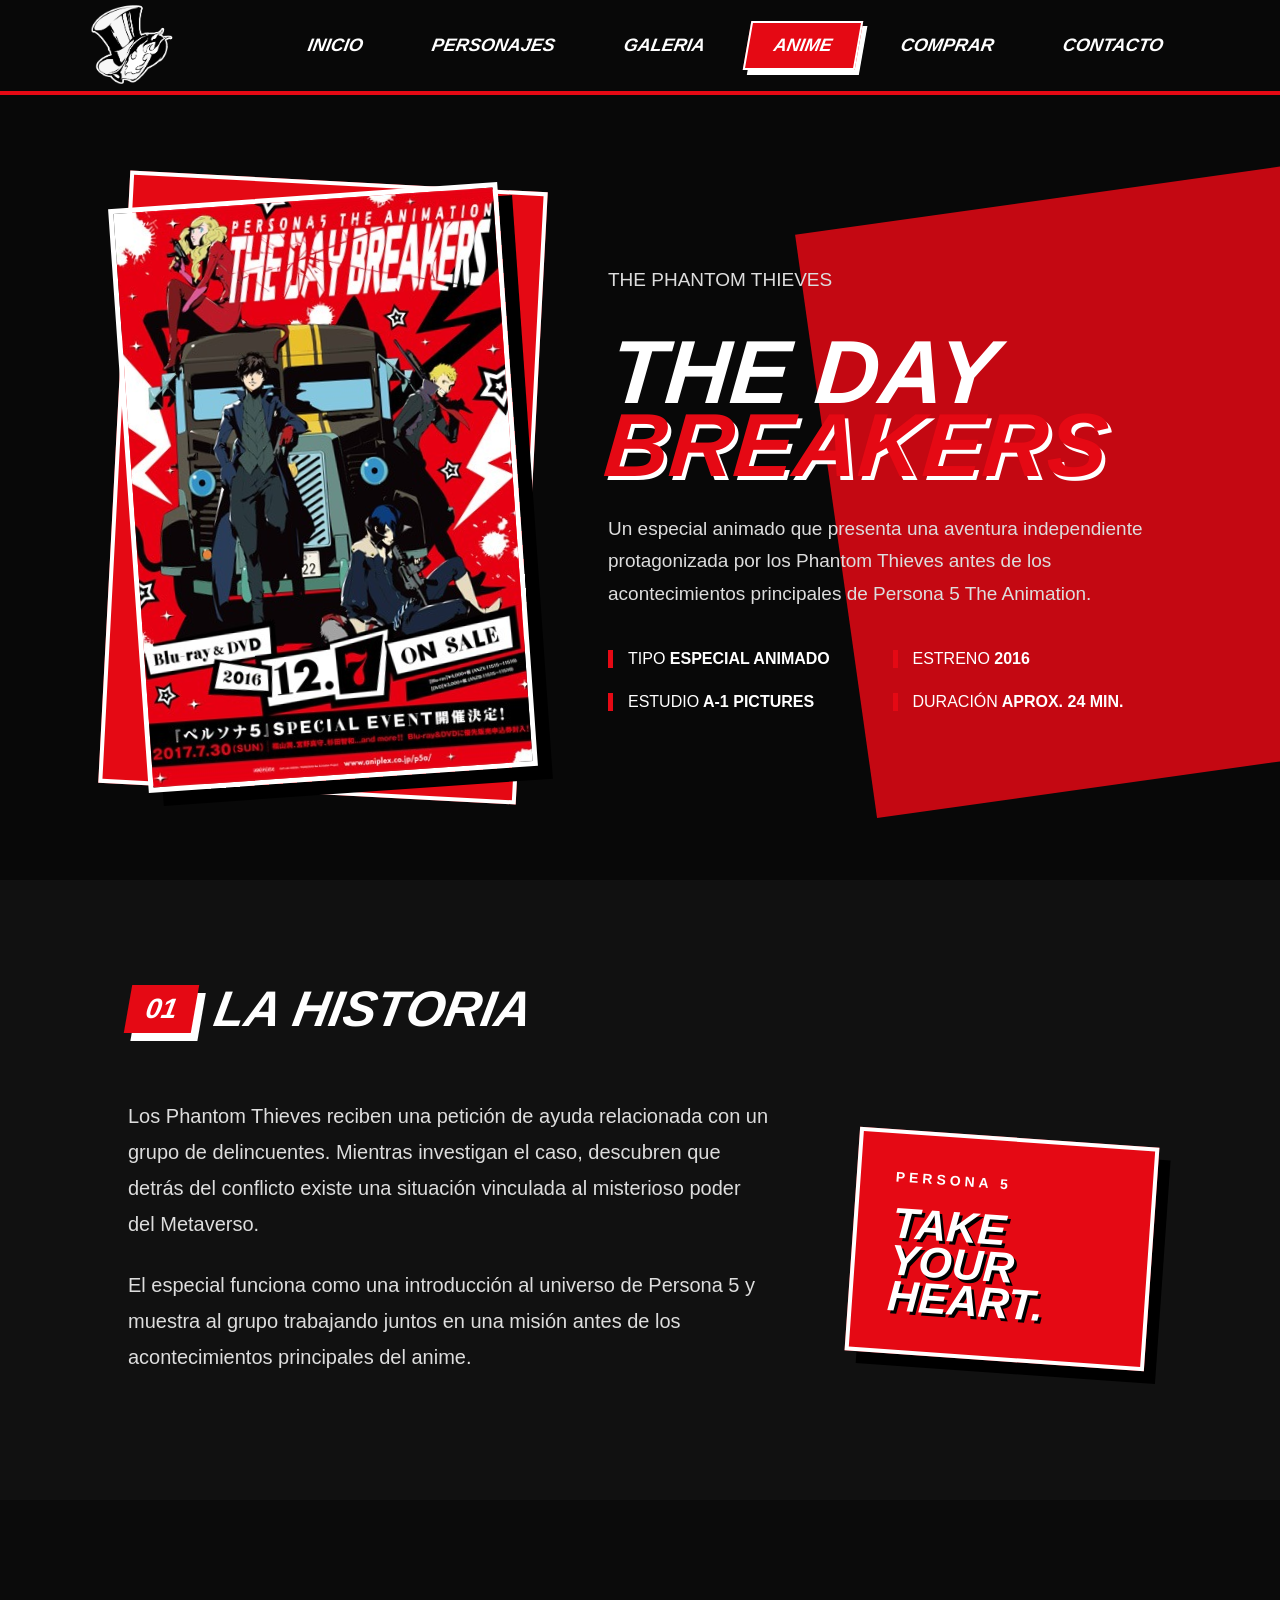
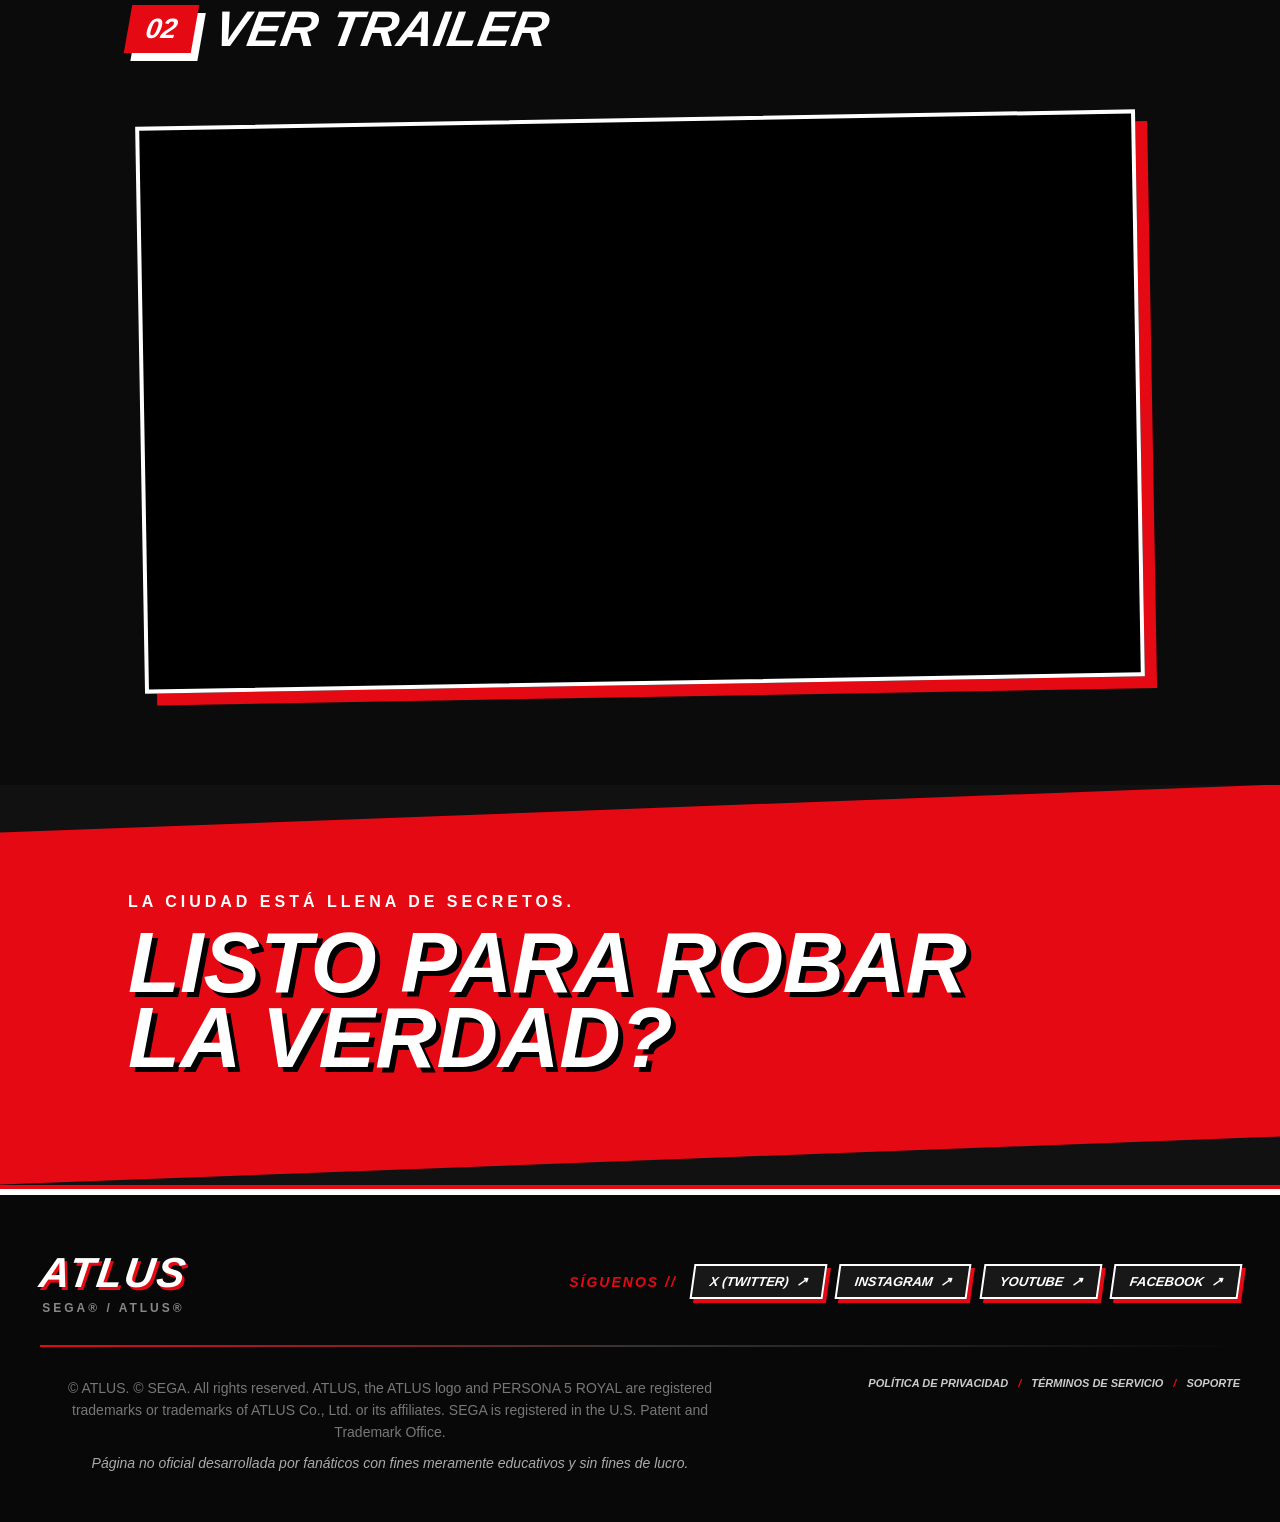
<file: pelicula.html>
<!DOCTYPE html>
<html lang="es">
<head>
  <meta charset="UTF-8">
  <meta name="viewport" content="width=device-width, initial-scale=1.0">
  <title>Película - Persona 5</title>
  <link rel="icon" href="images/ui/Phantom-Thieves-of-Hearts-Logo.png" type="image/png">

  <link rel="stylesheet" href="css/style.css">
  <link rel="stylesheet" href="css/pelicula.css">
  <link rel="stylesheet" href="css/animations.css">
</head>

<body>
  <header class="navbar">
    <a href="index.html" class="logo">
      <img src="images/ui/Phantom-Thieves-of-Hearts-Logo.png" alt="Persona 5 Royal">
    </a>

    <button class="hamburger-btn" id="hamburger-btn" aria-label="Abrir Menú">
      <span></span>
      <span></span>
      <span></span>
    </button>

      <nav class="nav-menu">
        <a href="index.html" class="nav-link">INICIO</a>
        <div class="nav-item-dropdown">
          <a href="personajes.html" class="nav-link dropdown-toggle">PERSONAJES</a>
          <div class="dropdown-menu">
            <a href="personajes.html#protagonistas" class="dropdown-item">PROTAGONISTAS</a>
            <a href="personajes.html#secundarios" class="dropdown-item">SECUNDARIOS</a>     
            <a href="personajes.html#villanos" class="dropdown-item">VILLANOS</a>         
          </div>
        </div>

        <a href="galeria.html" class="nav-link">GALERIA</a>

        <div class="nav-item-dropdown">
          <a href="anime.html" class="nav-link dropdown-toggle active">ANIME</a>
          <div class="dropdown-menu">
            <a href="anime.html" class="dropdown-item">ANIME</a>
            <a href="pelicula.html" class="dropdown-item">ESPECIAL</a>            
          </div>
        </div>
        
        <a href="https://store.steampowered.com/app/1687950/Persona_5_Royal/" target="_blank" class="nav-link">COMPRAR
        </a>
        <a href= "contacto.html" class="nav-link">CONTACTO</a>
      </nav>

  </header>

  <main class="movie-page">
    <section class="movie-hero">
      <div class="movie-poster">
        <img src="images/anime/TheDayBrakers.jpg" alt="Persona 5 The Animation The Day Breakers">
      </div>

      <div class="movie-content">
        <p class="movie-kicker">THE PHANTOM THIEVES</p>
        <h1>THE DAY<br><span>BREAKERS</span></h1>
        <p>
          Un especial animado que presenta una aventura independiente
          protagonizada por los Phantom Thieves antes de los acontecimientos
          principales de Persona 5 The Animation.
        </p>

        <div class="movie-details">
          <div><span>TIPO</span><strong> ESPECIAL ANIMADO</strong></div>
          <div><span>ESTRENO</span><strong> 2016</strong></div>
          <div><span>ESTUDIO</span><strong> A-1 PICTURES</strong></div>
          <div><span>DURACIÓN</span><strong> APROX. 24 MIN.</strong></div>
        </div>
      </div>
    </section>

    <div class="movie-divider"></div>

    <section class="movie-info">
      <div class="section-title">
        <span>01</span>
        <h2>LA HISTORIA</h2>
      </div>

      <div class="movie-story">
        <div class="story-main">
          <p>
            Los Phantom Thieves reciben una petición de ayuda relacionada
            con un grupo de delincuentes. Mientras investigan el caso,
            descubren que detrás del conflicto existe una situación
            vinculada al misterioso poder del Metaverso.
          </p>
          <p>
            El especial funciona como una introducción al universo de
            Persona 5 y muestra al grupo trabajando juntos en una misión
            antes de los acontecimientos principales del anime.
          </p>
        </div>

        <aside class="movie-quote">
          <span>PERSONA 5</span>
          <strong>TAKE<br>YOUR<br>HEART.</strong>
        </aside>
      </div>
    </section>

    <section class="movie-trailer">
      <div class="section-title">
        <span>02</span>
        <h2>VER TRAILER</h2>
      </div>

      <div class="trailer-container">
        <!-- Reemplaza el ID de YouTube (dQw4w9WgXcQ) por el de tu video preferido -->
        <iframe 
          src="https://www.youtube.com/embed/ePcZjOOVxdU" 
          title="Persona 5 The Animation: The Day Breakers Trailer" 
          frameborder="0" 
          allow="accelerometer; autoplay; clipboard-write; encrypted-media; gyroscope; picture-in-picture; web-share" 
          allowfullscreen>
        </iframe>
      </div>
    </section>

    <section class="movie-banner">
      <div>
        <p>LA CIUDAD ESTÁ LLENA DE SECRETOS.</p>
        <h2>LISTO PARA ROBAR<br>LA VERDAD?</h2>
      </div>
    </section>
  </main>

      <footer class="p5-footer">
        <div class="footer-container">
          
          <!-- Sección Superior / Redes y Enlaces -->
          <div class="footer-top">
            <div class="footer-brand">
              <h2>ATLUS</h2>
              <p>SEGA® / ATLUS®</p>
            </div>

            <div class="footer-socials">
              <span class="socials-title">SÍGUENOS //</span>
              <div class="social-links">
                <a href="https://twitter.com/Atlus_West" target="_blank" rel="noopener noreferrer" class="social-btn">
                  X (TWITTER) <span>↗</span>
                </a>
                <a href="https://www.instagram.com/atlus_west" target="_blank" rel="noopener noreferrer" class="social-btn">
                  INSTAGRAM <span>↗</span>
                </a>
                <a href="https://www.youtube.com/@atlus" target="_blank" rel="noopener noreferrer" class="social-btn">
                  YOUTUBE <span>↗</span>
                </a>
                <a href="https://www.facebook.com/AtlusWest" target="_blank" rel="noopener noreferrer" class="social-btn">
                  FACEBOOK <span>↗</span>
                </a>
              </div>
            </div>
          </div>

          <div class="footer-divider"></div>

          <!-- Sección Inferior / Legal y Derechos -->
          <div class="footer-bottom">
            <div class="footer-legal">
              <p>
                © ATLUS. © SEGA. All rights reserved. ATLUS, the ATLUS logo and PERSONA 5 ROYAL are registered trademarks or trademarks of ATLUS Co., Ltd. or its affiliates. SEGA is registered in the U.S. Patent and Trademark Office.
              </p>
              <p class="fan-disclaimer">
                Página no oficial desarrollada por fanáticos con fines meramente educativos y sin fines de lucro.
              </p>
            </div>

            <div class="footer-policy-links">
              <a href="#">POLÍTICA DE PRIVACIDAD</a>
              <span class="sep">/</span>
              <a href="#">TÉRMINOS DE SERVICIO</a>
              <span class="sep">/</span>
              <a href="#">SOPORTE</a>
            </div>
          </div>

        </div>
      </footer>

  <script src="js/main.js"></script>
</body>
</html>
</file>
<file: css/style.css>
/*| + |====================|| RESET ||====================| + |*/

* {
  margin: 0;
  padding: 0;
  box-sizing: border-box;
}

html {
  scroll-behavior: smooth;
}

body {
  background-color: #111111;
  color: #ffffff;
  font-family: Arial, sans-serif;
}
/*RESPONSIVE*/

/* Monitores muy grandes (Pantallas > 1400px) */
@media (min-width: 1400px) {
  .hero-content, .about-content, .music-content {
    max-width: 1300px;
  }
}

/* Tablets y pantallas medianas (Máximo 1024px) */
@media (max-width: 1024px) {
  .navbar {
    padding: 0 4%;
    height: 80px;
  }

  .nav-link {
    padding: 8px 16px;
    font-size: 15px;
  }

  .hero {
    padding-top: 100px;
  }

  .hero-character {
    right: -5%;
    opacity: 0.6;
  }

  .about-content, .music-content {
    gap: 40px;
  }
}

/* Menú Hamburguesa y Navbar para Tablets / Móviles (Máximo 850px) */
@media (max-width: 850px) {
  .hamburger-btn {
    display: flex;
  }

  .nav-menu {
    position: fixed;
    top: 80px;
    right: -100%;
    width: 250px;
    height: calc(100vh - 80px);
    background-color: rgba(8, 8, 8, 0.98);
    flex-direction: column;
    align-items: center;
    padding-top: 40px;
    gap: 20px;
    transition: right 0.3s ease;
    border-left: 3px solid #e50914;
    z-index: 999;
  }

  .nav-menu.activo {
    right: 0;
  }
}

/* Dispositivos Móviles (Máximo 768px) */
@media (max-width: 768px) {
  .navbar {
    display: flex;
    justify-content: space-between;
    align-items: center;
    padding: 10px 20px; 
    box-sizing: border-box;
    overflow: hidden; 
  }

  .logo {
    display: flex;
    align-items: center;
  }

  /* Ajuste para que el sombrero del logo no sobresalga */
  .logo img {
    max-height: 45px !important; 
    width: auto !important;     
    object-fit: contain;
    display: block;
  }

  .hero {
    flex-direction: column;
    justify-content: center;
    text-align: center;
    padding: 120px 5% 60px;
  }

  .hero-character {
    position: relative;
    right: auto;
    bottom: auto;
    height: 300px;
    margin-top: 20px;
    opacity: 1;
  }

  .hero-content {
    max-width: 100%;
  }

  .hero-logo {
    width: 80%;
    margin: 0 auto 20px;
  }

  .hero-description {
    margin: 0 auto 30px;
  }

  .about-content, .music-content {
    flex-direction: column;
    text-align: center;
    gap: 40px;
  }

  .about-image, .music-image {
    transform: rotate(0deg);
  }

  .about-image img, .music-image img {
    width: 100%;
    max-width: 320px;
    height: auto;
    margin: 0 auto;
  }

  .game-details, .music-details {
    grid-template-columns: 1fr;
    text-align: left;
  }

  .section-title {
    justify-content: center;
  }

  .section-title h2 {
    font-size: 32px;
  }

  .section-title span {
    font-size: 22px;
  }
}

/* Teléfonos móviles pequeños (Máximo 480px) */
@media (max-width: 480px) {
  .hero-subtitle {
    font-size: 14px;
    letter-spacing: 2px;
  }

  .hero-button, .music-button {
    padding: 12px 25px !important;
    font-size: 15px;
  }

  .about, .music {
    padding: 60px 4%;
  }

  .about-info > p, .music-info > p {
    font-size: 16px;
  }

  footer p {
    font-size: 12px;
  }
}

/*| + |====================|| NAVBAR ||====================| + |*/

.navbar {
  position: fixed;
  top: 0;
  left: 0;
  width: 100%;
  height: 95px;
  display: flex;
  align-items: center;
  justify-content: space-between;
  padding: 0 7%;
  background-color: #080808;
  border-bottom: 4px solid #e50914;
  z-index: 100;
}
.nav-item-dropdown {
    position: relative;
    display: inline-block;
}


/* ==================== BOTÓN ANIME ==================== */

.nav-item-dropdown .dropdown-toggle {
    position: relative;
    z-index: 12;
}


/* Animación original del botón */

.nav-item-dropdown:hover .dropdown-toggle,
.nav-item-dropdown.activo .dropdown-toggle {
    background-color: #e50914;
    border-color: #ffffff;
    transform: skew(-10deg) translate(-3px, -3px);

    /* La sombra lateral sigue existiendo,
       pero no crea una separación debajo */
    box-shadow: 6px 0 0 #ffffff;
}


/* ==================== SUBMENÚ ==================== */

.dropdown-menu {
    position: absolute;

    /*
       Lo colocamos ligeramente por encima del punto
       donde terminaría normalmente.
       Esto hace que se "meta" debajo del botón.
    */
    top: calc(100% - 10px);
    left: -6px;

    width: 100%;

    background-color: #080808;

    /*
       El borde superior se elimina para que parezca
       una continuación del botón.
    */
    border: 2px solid #ffffff;
    border-top: none;

    /*
       Mantiene la sombra lateral/inferior del estilo Persona.
    */
    box-shadow: 6px 6px 0 #ffffff;

    /*
       Comienza completamente comprimido desde arriba.
    */
    transform: skew(-10deg) scaleY(0);
    transform-origin: top center;

    opacity: 0;
    visibility: hidden;

    /*
       Primero termina la animación del botón y después
       comienza a desplegarse el menú.
    */
    transition:
        transform 0.28s cubic-bezier(0.25, 1, 0.5, 1) 0.12s,
        opacity 0.18s ease 0.12s,
        visibility 0.18s 0.12s;

    z-index: 10;

    padding: 0;

    display: flex;
    flex-direction: column;

    overflow: hidden;
}


/* ==================== MENÚ ABIERTO ==================== */

.nav-item-dropdown.activo .dropdown-menu {

    transform: skew(-10deg) scaleY(1);

    opacity: 1;
    visibility: visible;
}


/* ==================== OPCIONES ==================== */

.dropdown-item {
    display: block;

    width: 100%;

    padding: 12px 15px;

    color: #ffffff;
    text-decoration: none;

    font-size: 16px;
    font-weight: 900;
    font-style: italic;

    text-align: center;

    background-color: #080808;

    transition:
        background-color 0.2s ease,
        color 0.2s ease;
}


/* Hover de cada opción */

.dropdown-item:hover {
    background-color: #e50914;
    color: #ffffff;
}


/* ==================== SEPARADOR ==================== */

.dropdown-item:not(:last-child) {
    position: relative;
}


/*
   Línea blanca más corta que el ancho del menú.
   No toca los bordes.
*/
.dropdown-item:not(:last-child)::after {

    content: "";

    position: absolute;

    bottom: 0;
    left: 10%;

    width: 80%;
    height: 1px;

    background-color: #ffffff;

    z-index: 2;
}

/*HAMBURGUESA*/

.hamburger-btn {
  display: none;
  flex-direction: column;
  justify-content: space-between;
  width: 30px;
  height: 21px;
  background: transparent;
  border: none;
  cursor: pointer;
  padding: 0;
  z-index: 1001;
}

.hamburger-btn span {
  width: 100%;
  height: 3px;
  background-color: #fff;
  border-radius: 2px;
  transition: all 0.3s ease;
}

/* Transformación del botón a 'X' cuando está activo */
.hamburger-btn.activo span:nth-child(1) {
  transform: translateY(9px) rotate(45deg);
}
.hamburger-btn.activo span:nth-child(2) {
  opacity: 0;
}
.hamburger-btn.activo span:nth-child(3) {
  transform: translateY(-9px) rotate(-45deg);
}

/* Configuración del botón de 3 barras */
.hamburger {
    display: flex;
    flex-direction: column;
    justify-content: space-between;
    width: 30px;
    height: 21px;
    background: transparent;
    border: none;
    cursor: pointer;
    padding: 0;
    z-index: 1001; /* Queda por encima del menú desplegado */
    position: relative;
}

/* Estilo individual de cada barrita */
.hamburger .bar {
    width: 100%;
    height: 3px;
    background-color: #ffffff;
    border-radius: 2px;
    transition: all 0.3s ease-in-out;
    transform-origin: center; /* EVITA QUE LA X SE TUERZA */
}

/* Transformación de la X alineada */
.hamburger.activo .bar:nth-child(1) {
    transform: translateY(9px) rotate(45deg);
}

.hamburger.activo .bar:nth-child(2) {
    opacity: 0;
    transform: translateX(-10px);
}

.hamburger.activo .bar:nth-child(3) {
    transform: translateY(-9px) rotate(-45deg);
}

/* --- REGLAS RESPONSIVE (Móviles y Tablets) --- */
@media (max-width: 850px) {
  .navbar {
    padding: 0 20px;
    height: 70px;
    justify-content: space-between;
    align-items: center;
  }

  /* Muestra el botón hamburguesa cuando la pantalla es reducida */
  .hamburger-btn {
    display: flex;
  }

  /* Desplegable del menú en móvil */
  .nav-menu {
    position: fixed;
    top: 70px;
    right: -100%; /* Oculto fuera de la pantalla */
    width: 250px;
    height: calc(100vh - 70px);
    background-color: rgba(0, 0, 0, 0.95);
    flex-direction: column;
    align-items: center;
    padding-top: 40px;
    gap: 25px;
    transition: right 0.4s ease;
    border-left: 2px solid #e60012;
  }

  .nav-menu.activo {
    right: 0; /* Se desliza a la vista al hacer clic */
  }

  .nav-link {
    font-size: 18px;
    width: 80%;
    text-align: center;
  }

  /* Ajustes para evitar desbordamientos en móviles */
  body {
    overflow-x: hidden;
  }

  .hero {
    flex-direction: column;
    padding: 100px 20px 40px;
    text-align: center;
  }

  .hero-character {
    position: relative;
    right: auto;
    bottom: auto;
    max-width: 90%;
    height: auto;
    margin-top: 20px;
  }

  .hero-logo {
    max-width: 85%;
    height: auto;
    margin: 0 auto 20px;
  }
}

/*=========|| LOGO ||=========*/

.logo {
  display: flex;
  align-items: center;
  height: 100%;
}

.logo img {
  width: 85px;
  height: auto;
  display: block;
  transition: transform 0.2s ease;
}

.logo:hover img {
  transform: rotate(-4deg) scale(1.05);
}

/*=========|| MENU ||=========*/

.nav-menu {
  display: flex;
  align-items: center;
  gap: 15px;
}

/*=========|| LINKS ||=========*/

.nav-link {
  position: relative;
  display: block;
  padding: 12px 25px;
  color: white;
  text-decoration: none;
  font-size: 18px;
  font-weight: 900;
  font-style: italic;
  transform: skew(-10deg);
  text-align: center;
  border: 2px solid transparent;
  
  /* Transición suave para movimiento y sombra */
  transition:
    background-color 0.2s ease,
    transform 0.2s ease,
    box-shadow 0.2s ease,
    border-color 0.2s ease;
}

/* Estado al pasar el mouse (Hover) */
.nav-link:hover {
  background-color: #e50914;
  border-color: #ffffff;
  /* Se eleva hacia arriba e izquierda y despliega la sombra blanca */
  transform: skew(-10deg) translate(-3px, -3px);
  box-shadow: 6px 6px 0 #ffffff;
}

/* Estado activo (Página actual) */
.nav-link.active {
  background-color: #e50914;
  border-color: #ffffff;
  box-shadow: 5px 5px 0 #ffffff;
}

/*| + |====================|| HERO ||====================| + |*/

.hero {
  position: relative;
  min-height: 100vh;
  display: flex;
  align-items: center;
  padding: 70px 8% 80px;
  overflow: hidden;
  background-color: #080808;
  background-image:
    linear-gradient(
      90deg,
      rgba(8, 8, 8, 1) 0%,
      rgba(8, 8, 8, 0.95) 35%,
      rgba(8, 8, 8, 0.35) 70%,
      rgba(8, 8, 8, 0.1) 100%
    ),
    url("../images/backgrounds/hero.PNG");
  background-size: cover;
  background-position: center;
}

.hero-character {
  position: absolute;
  right: 5%;
  bottom: 0;
  height: 90%;
  z-index: 1;
  pointer-events: none;
}

.hero-character img {
  height: 100%;
  width: auto;
  object-fit: contain;
  filter: drop-shadow(-10px 10px 0 rgba(0, 0, 0, 0.7));
}

.hero-content {
  position: relative;
  z-index: 3;
  max-width: 650px;
  animation: aparecer 0.8s ease-out;
}

.hero::after {
  content: "";
  position: absolute;
  right: -16%;
  bottom: -20%;
  width: 60%;
  height: 35%;
  background-color: #e50914;
  transform: rotate(-10deg);
  opacity: 0.85;
  z-index: 2;
}

.hero-subtitle {
  font-size: 18px;
  font-weight: bold;
  letter-spacing: 5px;
  margin-bottom: 20px;
}

.hero-logo {
  width: 600px;
  max-width: 100%;
  margin-bottom: 40px;
}

.hero-description {
  max-width: 550px;
  font-size: 18px;
  line-height: 1.6;
  margin-bottom: 40px;
}

.hero-button {
  position: relative;
  display: inline-block;
  padding: 18px 45px;
  background-color: #e50914;
  color: white;
  text-decoration: none;
  font-size: 18px;
  font-weight: 900;
  font-style: italic;
  transform: skew(-10deg);
  border: 3px solid white;
  box-shadow: 8px 8px 0 #ffffff;
  transition:
    transform 0.2s ease,
    box-shadow 0.2s ease;
}

.hero-button:hover {
  transform: skew(-10deg) translate(-4px, -4px);
  box-shadow: 12px 12px 0 #ffffff;
}

/*| + |====================|| SOBRE EL JUEGO (ABOUT) ||====================| + | */

.about {
  position: relative;
  min-height: 650px;
  padding: 100px 8%;
  background-color: #111111;
  overflow: hidden;
  scroll-margin-top: 95px; /* Para que el ancla no quede tapada por la navbar */
}

.section-title {
  display: flex;
  align-items: center;
  gap: 20px;
  margin-bottom: 40px;
}

.section-title span {
  font-size: 45px;
  font-weight: bold;
}

.section-title h2 {
  font-size: 40px;
  font-style: italic;
}

.about p {
  max-width: 800px;
  font-size: 20px;
  line-height: 1.8;
}

/**/

.about-content {
  display: flex;
  align-items: center;
  gap: 70px;
  max-width: 1200px;
  margin: 0 auto;
}

/*=========|| ABOUT BACKGROUND ||=========*/

.about::before {
  content: "";
  position: absolute;
  inset: 0;
  background: linear-gradient(
    135deg,
    transparent 0%,
    transparent 45%,
    rgba(255, 255, 255, 0.03) 45%,
    rgba(255, 255, 255, 0.03) 46%,
    transparent 46%
  );
  pointer-events: none;
}

/* Forma roja de fondo */
.about-background-shape {
  position: absolute;
  right: -10%;
  bottom: -25%;
  width: 70%;
  height: 70%;
  background-color: #e50914;
  transform: rotate(-8deg);
  opacity: 0.9;
  z-index: 0;
}

/*=========|| SECTION TITLE ||=========*/

.section-title {
  position: relative;
  z-index: 2;
  display: flex;
  align-items: center;
  gap: 20px;
  margin-bottom: 60px;
}

.section-title span {
  padding: 8px 18px;
  background-color: #e50914;
  color: white;
  font-size: 28px;
  font-weight: 900;
  font-style: italic;
  transform: skew(-10deg);
  box-shadow: 8px 8px 0 white;
}

.section-title h2 {
  font-size: 50px;
  font-style: italic;
  font-weight: 900;
  transform: skew(-10deg);
}

/*=========|| ABOUT IMAGE ||=========*/

.about-image {
  position: relative;
  flex-shrink: 0;
  transform: rotate(3deg);
}

/* Diagonal blanca detrás de la portada */

.about-image::before {
  content: "";
  position: absolute;
  top: -25px;
  left: -25px;
  width: 100%;
  height: 100%;
  background-color: white;
  transform: skew(-5deg);
  z-index: -1;
}

/* Sombra roja */

.about-image::after {
  content: "";
  position: absolute;
  bottom: -25px;
  right: -25px;
  width: 100%;
  height: 100%;
  background-color: #e50914;
  z-index: -2;
}

.about-image img {
  display: block;
  width: 300px;
  height: auto;
  border: 5px solid white;
  box-shadow: 15px 15px 0 rgba(0, 0, 0, 0.7);
}

/*=========|| ABOUT CONTENT ||=========*/

.about-content {
  position: relative;
  z-index: 2;
  display: flex;
  align-items: center;
  justify-content: space-between;
  max-width: 1200px;
  margin: 0 auto;
  gap: 80px;
}

/*=========|| ABOUT INFO ||=========*/

.about-info {
  max-width: 650px;
}

.about-info > p {
  max-width: 600px;
  margin-bottom: 45px;
  font-size: 20px;
  line-height: 1.8;
}

/*=========|| GAME DETAILS ||=========*/

.game-details {
  display: grid;
  grid-template-columns: repeat(2, 1fr);
  gap: 30px 45px;
}

.game-detail {
  border-left: 5px solid #e50914;
  padding-left: 15px;
}

.game-detail span {
  display: block;
  margin-bottom: 5px;
  color: #c7bbbb;
  font-size: 14px;
  font-weight: 900;
  font-style: italic;
  letter-spacing: 2px;
}

.game-detail p {
  font-size: 16px;
  font-weight: bold;
}

/*| + |====================|| FRANJA SEPARADORA ||====================| + |*/

.p5-divider-container {
  position: relative;
  width: 100%;
  height: 0px;
  background-color: transparent;
  margin-top: -15px;
  overflow: visible;
  z-index: 5;
}

.p5-divider-line {
  position: absolute;
  top: 10;
  right: 0.2%;
  width: 90%;
  height: 25px;
  background-color: #e50914;
  transform: skew(-15deg);
  box-shadow:
    0 0 15px rgba(229, 9, 20, 0.4),
    -6px 6px 0 #ffffff;
}

/*| + |====================|| MÚSICA ||====================| + |*/

.music {
  position: relative;
  min-height: 650px;
  padding: 100px 8%;
  background-color: #111111;
  overflow: hidden;
}

/*=========|| MUSIC BACKGROUND||=========*/

.music::before {
  content: "";
  position: absolute;
  inset: 0;
  background: linear-gradient(
    -315deg,
    transparent 0%,
    transparent 45%,
    rgba(255, 255, 255, 0.03) 45%,
    rgba(255, 255, 255, 0.03) 46%,
    transparent 46%
  );
  pointer-events: none;
}

/* Forma roja de fondo */
.music-background-shape {
  position: absolute;
  left: -10%;
  bottom: -25%;
  width: 70%;
  height: 70%;
  background-color: #e50914;
  transform: rotate(8deg);
  opacity: 0.9;
  z-index: 0;
}

/*=========|| MUSIC CONTENT ||=========*/

.music-content {
  position: relative;
  z-index: 2;
  display: flex;
  align-items: center;
  max-width: 1200px;
  margin: 0 auto;
  gap: 80px;
}

/*=========|| MUSIC IMAGE ||=========*/

.music-image {
  position: relative;
  flex-shrink: 0;
  transform: rotate(-3deg);
  margin: 20px 0;
}

/* Diagonal blanca */
.music-image::before {
  content: "";
  position: absolute;
  top: -25px;
  left: -25px;
  width: 100%;
  height: 100%;
  background-color: white;
  transform: skew(5deg);
  z-index: -1;
}

/* Sombra roja */
.music-image::after {
  content: "";
  position: absolute;
  bottom: -25px;
  right: -25px;
  width: 100%;
  height: 100%;
  background-color: #e50914;
  z-index: -2;
}

.music-image img {
  display: block;
  width: 400px;
  height: 400px;
  object-fit: cover;
  border: 5px solid white;
  box-shadow: 15px 15px 0 rgba(0, 0, 0, 0.7);
}

/*=========|| MUSIC INFO ||=========*/

.music-info {
  max-width: 650px;
  flex: 1;
}

.music-info > p {
  max-width: 600px;
  margin-bottom: 25px;
  font-size: 20px;
  line-height: 1.8;
}

/*=========|| MUSIC DETAILS ||=========*/

.music-details {
  display: grid;
  grid-template-columns: repeat(2, 1fr);
  gap: 30px 45px;
  margin-top: 40px;
}

.music-detail {
  border-left: 5px solid #e50914;
  padding-left: 15px;
}

.music-detail span {
  display: block;
  margin-bottom: 5px;
  color: #c7bbbb;
  font-size: 14px;
  font-weight: 900;
  font-style: italic;
  letter-spacing: 2px;
}

.music-detail p {
  margin: 0;
  font-size: 16px;
  font-weight: bold;
}

.music-button {
  position: relative;
  display: inline-block;
  width: max-content;
  padding: 18px 40px !important;
  background-color: #e50914;
  color: white;
  text-decoration: none;
  font-size: 18px;
  font-weight: 900;
  font-style: italic;
  transform: skew(-10deg);
  border: 3px solid white;
  box-shadow: 8px 8px 0 #ffffff;
  transition:
    transform 0.2s ease,
    box-shadow 0.2s ease;
}

.music-button:hover {
  transform: skew(-10deg) translate(-4px, -4px);
  box-shadow: 12px 12px 0 #ffffff;
}

/*=========|| RESPONSIVE ||=========*/

@media (max-width: 900px) {
  .music-content {
    flex-direction: column;
    align-items: center;
    gap: 60px;
  }

  .music-info {
    max-width: 700px;
  }
}

@media (max-width: 600px) {
  .music {
    padding: 80px 5%;
  }

  .music-image img {
    width: 270px;
    height: 390px;
  }

  .music-details {
    grid-template-columns: 1fr;
  }

  .music-info > p {
    font-size: 17px;
  }
}

/*| + |====================|| FOOTER ||====================| + |*/

footer {
  padding: 30px;
  text-align: center;
  background-color: #0b0b0b;
}

footer p {
  font-size: 14px;
}

/* ==================== CORRECCIÓN MENÚ HAMBURGUESA ==================== */

/* =========================================================
   DROPDOWN RESPONSIVE - TELEFONOS
   ========================================================= */

@media (max-width: 850px) {

    /* El contenedor ocupa todo el ancho del menú móvil */
    .nav-item-dropdown {
        display: block;
        width: 70%;
    }


    /* El botón ANIME ocupa el ancho disponible */
    .nav-item-dropdown .dropdown-toggle {
        width: 100%;
    }


    /* ==================== SUBMENÚ ==================== */

    .nav-item-dropdown .dropdown-menu {
        position: relative;

        top: -6px;
        left: -6px;

        width: 100%;

        /*
           Lo dejamos pegado al botón.
        */
        margin-top: -2px;

        /*
           En móvil ya no necesitamos una posición
           absoluta porque el menú está dentro del
           panel de navegación.
        */
        transform: skew(-10deg) scaleY(0);
        transform-origin: top center;

        /*
           Mantiene la misma animación que en PC.
        */
        opacity: 0;
        visibility: hidden;

        max-height: 0;

        transition:
            transform 0.28s cubic-bezier(0.25, 1, 0.5, 1),
            opacity 0.18s ease,
            max-height 0.28s ease,
            visibility 0.18s ease;

        overflow: hidden;

        box-shadow: 5px 5px 0 #ffffff;
    }


    /* ==================== ABIERTO ==================== */

    .nav-item-dropdown.activo .dropdown-menu {

        transform: skew(-10deg) scaleY(1);

        opacity: 1;
        visibility: visible;

        max-height: 150px;
    }


    /* ==================== OPCIONES ==================== */

    .nav-item-dropdown .dropdown-item {

        width: 100%;

        padding: 14px 15px;

        font-size: 16px;

        text-align: center;
    }


    /* ==================== ANIMACIÓN DEL BOTÓN ==================== */

    .nav-item-dropdown.activo .dropdown-toggle {

        background-color: #e50914;

        border-color: #ffffff;

        transform: skew(-10deg) translate(-3px, -3px);

        /*
           Evitamos la sombra inferior para que el
           submenú parezca conectado al botón.
        */
        box-shadow: 5px 0 0 #ffffff;
    }

}

/* ==================== FOOTER PERSONA 5 STYLE ==================== */

.p5-footer {
  /* Fondo oscuro distintivo */
  background: #080808; 
  border-top: 4px solid #e50914;
  color: #fff;
  padding: 60px 20px 40px;
  position: relative;
  overflow: hidden;
}

.p5-footer::before {
  /* Detalle decorativo de franja roja inclinada en el fondo */
  content: ""; 
  position: absolute;
  top: 0;
  left: 0;
  width: 100%;
  height: 6px;
  background: #fff;
}

.footer-container {
  max-width: 1200px;
  margin: 0 auto;
}

/* --- Sección Superior --- */
.footer-top {
  display: flex;
  justify-content: space-between;
  align-items: center;
  flex-wrap: wrap;
  gap: 30px;
  margin-bottom: 30px;
}

.footer-brand h2 {
  font-size: 42px;
  font-weight: 900;
  font-style: italic;
  letter-spacing: 2px;
  color: #fff;
  transform: skew(-8deg);
  margin: 0;
  text-shadow: 3px 3px 0 #e50914;
}

.footer-brand p {
  font-size: 12px;
  font-weight: 900;
  letter-spacing: 3px;
  color: #888;
  margin-top: 4px;
}

.footer-socials {
  display: flex;
  align-items: center;
  gap: 15px;
  flex-wrap: wrap;
}

.socials-title {
  font-size: 14px;
  font-weight: 900;
  font-style: italic;
  letter-spacing: 2px;
  color: #e50914;
}

.social-links {
  display: flex;
  gap: 12px;
  flex-wrap: wrap;
}

.social-btn {
  display: inline-block;
  padding: 8px 16px;
  background: #181818;
  color: #fff;
  border: 2px solid #fff;
  font-size: 13px;
  font-weight: 900;
  font-style: italic;
  text-decoration: none;
  transform: skew(-8deg);
  box-shadow: 4px 4px 0 #e50914;
  transition: transform 0.2s ease, background 0.2s ease, box-shadow 0.2s ease;
}

.social-btn span {
  margin-left: 4px;
  display: inline-block;
}

.social-btn:hover {
  background: #e50914;
  color: #fff;
  transform: skew(-8deg) translate(-2px, -2px);
  box-shadow: 6px 6px 0 #fff;
}

/* --- Separador --- */
.footer-divider {
  width: 100%;
  height: 2px;
  background: linear-gradient(90deg, #e50914 0%, #333 50%, transparent 100%);
  margin-bottom: 30px;
}

/* --- Sección Inferior --- */
.footer-bottom {
  display: flex;
  justify-content: space-between;
  align-items: flex-start;
  flex-wrap: wrap;
  gap: 25px;
}

.footer-legal {
  max-width: 700px;
  font-size: 11px;
  line-height: 1.6;
  color: #777;
}

.footer-legal p {
  margin-bottom: 8px;
}

.fan-disclaimer {
  color: #aaa;
  font-style: italic;
}

.footer-policy-links {
  display: flex;
  align-items: center;
  gap: 10px;
  font-size: 11px;
  font-weight: 900;
  font-style: italic;
}

.footer-policy-links a {
  color: #ccc;
  text-decoration: none;
  transition: color 0.2s ease;
}

.footer-policy-links a:hover {
  color: #e50914;
}

.footer-policy-links .sep {
  color: #e50914;
}

/* --- Responsive --- */
@media (max-width: 768px) {
  .footer-top,
  .footer-bottom {
    flex-direction: column;
    align-items: flex-start;
  }

  .footer-socials {
    flex-direction: column;
    align-items: flex-start;
  }

  .footer-policy-links {
    flex-wrap: wrap;
  }
}
</file>
<file: css/stylePersonajes.css>
/*===================================*/
.characters-page {
  position: relative;
  padding-top: 100px;
  padding-bottom: 100px;
  background-color: #111111;
  overflow: hidden;
}

.characters-page::before {
  content: "";
  position: absolute;
  inset: 0;
  background: linear-gradient(
    135deg,
    transparent 0%,
    transparent 48%,
    rgba(255, 255, 255, 0.02) 48%,
    rgba(255, 255, 255, 0.02) 50%,
    transparent 50%
  );
  background-size: 30px 30px;
  pointer-events: none;
  z-index: 1;
}

.carousel-section {
  position: relative;
  padding: 30px 8%;
  z-index: 2;
  scroll-margin-top: 100px; /* Para que el ancla no quede tapada por la navbar */
}

.carousel-section::after {
  content: "";
  position: absolute;
  width: 60%;
  height: 80%;
  background-color: #e50914;
  opacity: 0.85;
  z-index: -1;
  pointer-events: none;
}

.carousel-section:nth-child(1)::after {
  right: -10%;
  bottom: 10%;
  transform: rotate(-6deg);
}

.carousel-section:nth-child(2)::after {
  left: -10%;
  top: 20%;
  transform: rotate(6deg);
}

.carousel-section:nth-child(3)::after {
  right: -15%;
  bottom: 0%;
  transform: rotate(-8deg);
}

.carousel-wrapper {
  display: flex;
  align-items: center;
  position: relative;
  gap: -110px;
}

.carousel-track-container {
  overflow: hidden;
  width: 100%;
  padding: 20px 35px 35px 25px;

  /* Valores base */
  --mask-start: 3%;
  --mask-end: 97%;

  -webkit-mask-image: linear-gradient(
    to right,
    transparent 0%,
    black var(--mask-start),
    black var(--mask-end),
    transparent 100%
  );
  mask-image: linear-gradient(
    to right,
    transparent 0%,
    black var(--mask-start),
    black var(--mask-end),
    transparent 100%
  );
}

.carousel-track {
  display: flex;
  gap: 30px;
  padding-right: 25px;
  transition: transform 0.4s cubic-bezier(0.25, 1, 0.5, 1);
}

/* PERSONAJES SECUNDARIOS SALTO DE LINEA*/

.section-title h2 .br-mobile {
  display: none;
}

@media (max-width: 768px) {
  .section-title h2 .br-mobile {
    display: inline;
  }
}

/*=========|| Tarjeta individual de personaje ||=========*/

.character-card {
  min-width: 320px;
  max-width: 340px;
  background-color: #181818;
  border: 3px solid #ffffff;
  box-shadow: 10px 10px 0 #e50914;
  transform: skew(-4deg);
  transition:
    transform 0.3s ease,
    box-shadow 0.3s ease;
  flex-shrink: 0;
}

.character-card:hover {
  transform: skew(-4deg) translateY(-8px);
  box-shadow: 14px 14px 0 #ffffff;
}

/*=========|| Contenedor de imágenes ||=========*/

.card-images {
  display: flex;
  flex-direction: column;
  gap: 10px;
  padding: 15px;
  background-color: #080808;
  border-bottom: 3px solid #e50914;
}

.char-portrait,
.char-gameplay {
  position: relative;
  overflow: hidden;
  border: 2px solid #ffffff;
}

.char-portrait img,
.char-gameplay img {
  width: 100%;
  height: 180px;
  object-fit: cover;
  display: block;
}

/*=========|| Información del personaje ||=========*/

.card-info {
  padding: 20px 15px;
}

.card-info h3 {
  font-size: 20px;
  font-style: italic;
  font-weight: 900;
  color: #ffffff;
  margin-bottom: 10px;
  background-color: #e50914;
  display: inline-block;
  padding: 4px 10px;
  transform: skew(-6deg);
}

.card-info p {
  font-size: 14px;
  line-height: 1.5;
  color: #cccccc;
}

/*=========|| Botones de navegación del carrusel ||=========*/

.carousel-btn {
  background-color: #e50914;
  color: #ffffff;
  border: 2px solid #ffffff;
  font-size: 24px;
  font-weight: bold;
  padding: 15px 18px;
  cursor: pointer;
  transform: skew(-10deg);
  box-shadow: 4px 4px 0 #ffffff;
  z-index: 10;
  transition:
    transform 0.2s ease,
    background-color 0.2s ease;
}

.carousel-btn:hover {
  background-color: #ffffff;
  color: #e50914;
  transform: skew(-10deg) scale(1.1);
}

/*=========|| Barra de  ||=========*/

.carousel-progress-bar {
  position: relative;
  width: 100%;
  max-width: 100%;
  height: 16px;
  background-color: #000000;
  margin: 30px auto 0;
  border: 2px solid #ffffff;
  transform: skew(-15deg);
  /* Sombra blanca desfasada igual a la franja separadora */
  box-shadow: -5px 5px 0 #ffffff;
  overflow: hidden;
}

.progress-fill {
  height: 100%;
  width: 0%;
  background-color: #e50914;
  /* Brillo e iluminación estilo P5 en el relleno */
  box-shadow: 0 0 12px rgba(229, 9, 20, 0.8);
  transition: width 0.3s cubic-bezier(0.25, 1, 0.5, 1);
}

/*=========|| Imagen única vertical para personajes secundarios ||=========*/

.char-single-vertical {
  position: relative;
  overflow: hidden;
  border: 2px solid #ffffff;
}

.char-single-vertical img {
  width: 100%;
  height: 370px;
  object-fit: cover;
  display: block;
}

/*=========|| Imagen única rectangular para la sección de villanos ||=========*/

.char-single-rectangular {
  position: relative;
  overflow: hidden;
  border: 2px solid #ffffff;
}

.char-single-rectangular img {
  width: 100%;
  height: 220px;
  object-fit: cover;
  display: block;
}

/*====================================================================*/

/* ==================== MODAL ESTILO PERSONA 5 ROYAL ==================== */

/* Fondo general oscuro con z-index alto */
.modal {
  display: none;
  position: fixed;
  top: 0;
  left: 0;
  width: 100%;
  height: 100%;
  background-color: rgba(0, 0, 0, 0.85);
  z-index: 10000;
  align-items: center;
  justify-content: center;
}

.modal.activo {
  display: flex !important;
}

/* Marco principal del modal estilo P5R (Negro y Rojo con inclinación) */
.modal-contenido {
  background: linear-gradient(-105deg, #000000 50%, #e60012 50%);
  border: 4px solid #ffffff;
  box-shadow: 10px 10px 0px #e60012;
  width: 90%;
  height: 800px;
  max-width: 1200px;
  max-height: 90vh;
  padding: 30px 25px 25px 25px;
  position: relative;
  transform: rotate(-1deg);
  overflow: hidden;
  box-sizing: border-box;
}

/* Botón de cerrar (X) en la esquina superior derecha */
.modal-cerrar {
  position: absolute;
  top: 10px;
  right: 15px;
  font-size: 28px;
  font-weight: 900;
  color: #ffffff;
  background-color: #ff0000;
  width: 35px;
  height: 35px;
  display: flex;
  align-items: center;
  justify-content: center;
  cursor: pointer;
  transform: rotate(5deg);
  clip-path: polygon(10% 0, 100% 0, 90% 100%, 0 100%);
  transition: transform 0.2s ease, background-color 0.2s ease;
}

.modal-cerrar:hover {
  background-color: #ffffff;
  color: #ff0000;
  transform: rotate(0deg) scale(1.1);
}

/* Disposición interna */
.modal-cuerpo {
  display: flex;
  gap: 25px;
  align-items: center;
}

/* Columna Izquierda: Imagen y Botón */
.modal-columna-izquierda {
  width: 300px;
  min-width: 300px;
  height: 100%;
  flex: 1;
  display: flex;
  flex-direction: column;
  align-items: center;
  gap: 15px;
}

.modal-imagen-container {
  position: relative;
  width: 100%;
  height: 100%;
  aspect-ratio: 2/3;
  background-color: #111111;
  background-image: url("../images/backgrounds/stars_character.png");
  background-size: cover;
  background-position: center;
  background-repeat: no-repeat;
  border: 3px solid #ffffff;
  box-shadow: 5px 5px 0px #ff0000;
  overflow: visible;
  padding: 10px;
  box-sizing: border-box;
}

.modal-imagen-container img {
  width: 100%;
  height: 100%;
  object-fit: cover;
  overflow: hidden;
}

/* Botón de Acción Estilo P5R */
.btn-estilo {
  position: relative;
  width: 100%;
  padding: 12px 20px;
  background-color: #ffffff;
  color: #000000;
  font-weight: 900;
  font-size: 1.1rem;
  text-transform: uppercase;
  font-style: italic;
  letter-spacing: 1px;
  border: 3px solid #000000;
  cursor: pointer;
  /* Inclinación al estilo P5R */
  transform: skewX(-12deg);
  /* Sombra sólida inferior por defecto */
  box-shadow: 4px 4px 0px #ffffff;
  transition: background-color 0.15s ease, color 0.15s ease, transform 0.15s cubic-bezier(0.25, 1, 0.5, 1), box-shadow 0.15s ease;
  outline: none;
}

/* Efecto Hover: Cambio de color, desplazamiento y sombra más marcada hacia abajo */
.btn-estilo:hover {
  background-color: #ff0000;
  color: #ffffff;
  border-color: #ffffff;
  /* Se desplaza ligeramente hacia arriba e izquierda */
  transform: skewX(-12deg) translate(-3px, -3px);
  /* La sombra proyectada hacia abajo a la derecha crece */
  box-shadow: 7px 7px 0px #ffffff;
  animation: p5r-shake 0.2s ease-in-out;
}

/* Efecto Click (Active): Se presiona hacia la sombra */
.btn-estilo:active {
  transform: skewX(-12deg) translate(2px, 2px);
  box-shadow: 2px 2px 0px #ffffff;
}

/* Micro-animación de temblor rápido al pasar el cursor */
@keyframes p5r-shake {
  0% { transform: skewX(-12deg) translate(-3px, -3px); }
  25% { transform: skewX(-10deg) translate(-5px, -2px); }
  50% { transform: skewX(-14deg) translate(-1px, -4px); }
  75% { transform: skewX(-11deg) translate(-4px, -1px); }
  100% { transform: skewX(-12deg) translate(-3px, -3px); }
}

/* Columna Derecha: Texto e Información */
.modal-columna-derecha {
  flex: 1.5;
  color: #ffffff;
  display: flex;
  flex-direction: column;
  gap: 15px;
}

/* Título con parche de contraste negro/blanco */
.modal-columna-derecha h2 {
  font-size: 1.8rem;
  font-weight: 900;
  font-style: italic;
  text-transform: uppercase;
  color: #000000;
  background-color: #ffffff;
  display: inline-block;
  padding: 5px 15px;
  margin: 0;
  transform: rotate(-1deg) skewX(-5deg);
  box-shadow: 4px 4px 0px #ff0000;
  width: fit-content;
}

/* Descripción del personaje */
.modal-columna-derecha p {
  font-size: 0.95rem;
  line-height: 1.6;
  color: #dddddd;
  background-color: rgba(20, 20, 20, 0.9);
  padding: 15px;
  border-left: 4px solid #ff0000;
  margin: 0;
}

/* Adaptación Responsive */
@media (max-width: 650px) {
  .modal-cuerpo {
    flex-direction: column;
  }
  
  .modal-contenido {
    transform: rotate(0deg);
    clip-path: none;
  }
}

/* Asegura posicionamiento de los botones dentro de la foto */

.modal-galeria-wrapper {
  position: relative;
  width: 100%;
}

.modal-imagen-container img {
  width: 100%;
  height: 100%;
  object-fit: contain;
  position: relative;
  z-index: 2;
  display: block;
}

/* Botones / Flechas de navegación sobre la imagen */
.modal-nav-btn {
  position: absolute;
  top: 50%;
  transform: translateY(-50%) skewX(-5deg);
  background-color: #000000;
  color: #ffffff;
  border: 2px solid #ff0000;
  font-size: 1.2rem;
  font-weight: 900;
  padding: 8px 12px;
  cursor: pointer;
  z-index: 10;
  box-shadow: 3px 3px 0px #ffffff;
  transition: background-color 0.2s ease, color 0.2s ease;
}

.modal-nav-btn:hover {
  background-color: #ff0000;
  color: #ffffff;
}

.modal-nav-btn.prev {
  left: -15px;
}

.modal-nav-btn.next {
  right: -15px;
}

/* Ocultar flechas cuando solo hay 1 imagen */
.modal-nav-btn.oculto {
  display: none !important;
}

/* Contenedor general de especificaciones */
.modal-specs-container {
  display: flex;
  flex-direction: column;
  gap: 8px;
  margin: 5px 0 10px 0;
}

/* Fila individual con la barrita roja al frente */
.spec-item {
  display: flex;
  align-items: center;
  gap: 10px;
}

/* Barrita roja decorativa */
.spec-bar {
  width: 6px;
  height: 22px;
  background-color: #ff0000;
  transform: skewX(-10deg);
  box-shadow: 2px 2px 0px #ffffff;
  flex-shrink: 0;
}

/* Texto de la especificación (Arcana / Persona) */
.spec-text {
  font-size: 0.9rem;
  font-weight: 800;
  font-style: italic;
  text-transform: uppercase;
  color: #ffffff;
  background-color: #000000;
  padding: 4px 10px;
  border: 1px solid #ff0000;
  transform: skewX(-5deg);
  box-shadow: 2px 2px 0px #ffffff;
  display: inline-block;
}

.spec-text span {
  color: #ff0000; /* Resalta las etiquetas ARCANA: y PERSONA: */
}


/* =====================================================================
   RESPONSIVE - CONTENIDO DE PERSONAJES
   No modifica navbar ni footer.
   ===================================================================== */

/* Tablets y monitores pequeños */
@media (max-width: 1000px) {

  .carousel-section {
    padding-left: 5%;
    padding-right: 5%;
  }

  .character-card {
    min-width: 280px;
    max-width: 300px;
  }

  /* Modal: mantiene una estructura fija y permite que el contenido
     tenga su propio scroll sin deformar la ventana. */
  .modal-contenido {
    width: min(94vw, 900px);
    height: min(88vh, 760px);
    max-height: 88vh;
    padding: 25px 20px 20px;
    overflow-y: auto;
    overflow-x: hidden;
    -webkit-overflow-scrolling: touch;
  }

  .modal-cuerpo {
    align-items: stretch;
  }

  .modal-columna-izquierda {
    width: 260px;
    min-width: 260px;
    flex: 0 0 260px;
  }

  .modal-imagen-container {
    width: 100%;
    height: 390px;
    aspect-ratio: auto;
  }

  .modal-imagen-container img {
    width: 100%;
    height: 100%;
    object-fit: contain;
  }

  .modal-columna-derecha {
    min-width: 0;
  }
}


/* Teléfonos y tablets pequeñas */
@media (max-width: 700px) {

  /* ---------- CARRUSELES ---------- */

  .carousel-section {
    padding: 25px 12px;
  }

  .carousel-wrapper {
    display: block;
  }

  .carousel-track-container {
    width: 100%;
    padding: 15px 20px 30px;
    overflow-y: hidden;
    scrollbar-width: none;
    mask-image: none;
    -webkit-mask-image: none;
  }

  .carousel-track-container::-webkit-scrollbar {
    display: none;
  }

  .carousel-track {
    gap: 18px;
    width: max-content;
    padding-right: 20px;
  }

  .character-card {
    min-width: min(78vw, 300px);
    max-width: min(78vw, 300px);
  }

  /* Las flechas siguen disponibles, pero no ocupan espacio del contenido. */
  .carousel-btn {
    position: absolute;
    top: 50%;
    transform: translateY(-50%) skew(-10deg);
    z-index: 20;
    padding: 10px 13px;
  }

  .carousel-btn:hover {
    transform: translateY(-50%) skew(-10deg) scale(1.05);
  }

  .carousel-wrapper .carousel-btn:first-child {
    left: 2px;
  }

  .carousel-wrapper .carousel-btn:last-child {
    right: 2px;
  }


  /* ---------- MODAL ---------- */

  .modal {
    align-items: center;
    justify-content: center;
    padding: 10px;
    box-sizing: border-box;
  }

  /*
    La ventana tiene un tamaño propio.
    La imagen NO determina el tamaño del modal.
  */
  .modal-contenido {
    width: min(94vw, 560px);
    height: min(90vh, 760px);
    max-width: 560px;
    max-height: 90vh;
    min-height: 0;

    padding: 45px 15px 20px;

    transform: rotate(0deg);

    overflow-x: hidden;
    overflow-y: auto;

    -webkit-overflow-scrolling: touch;
    overscroll-behavior: contain;
  }

  /*
     Una sola columna en móvil.
     Todo el contenido queda dentro del modal y se puede
     deslizar verticalmente.
  */
  .modal-cuerpo {
    display: flex;
    flex-direction: column;
    align-items: stretch;
    gap: 20px;
    min-width: 0;
  }

  /*
     La columna deja de crecer según la imagen.
     Su ancho es el del modal.
  */
  .modal-columna-izquierda {
    width: 100%;
    min-width: 0;
    height: auto;
    flex: none;
    align-items: center;
  }

  /*
     La caja de imagen tiene proporción fija.
     Así la ventana no cambia de forma según cada personaje.
  */
  .modal-galeria-wrapper {
    width: min(100%, 280px);
    flex: 0 0 auto;
  }

  .modal-imagen-container {
    width: 100%;
    height: 360px;
    aspect-ratio: auto;
    box-sizing: border-box;
  }

  .modal-imagen-container img {
    width: 100%;
    height: 100%;
    object-fit: contain;
    object-position: center;
  }

  .modal-columna-derecha {
    width: 100%;
    min-width: 0;
    flex: none;
    gap: 12px;
  }

  .modal-columna-derecha h2 {
    max-width: 100%;
    box-sizing: border-box;
    font-size: 1.45rem;
  }

  .modal-columna-derecha p {
    font-size: 0.9rem;
    line-height: 1.55;
  }

  .modal-specs-container {
    width: 100%;
  }

  .btn-estilo {
    width: min(100%, 280px);
  }

  /* Las flechas quedan pegadas a la caja de imagen. */
  .modal-nav-btn {
    top: 50%;
    padding: 7px 10px;
    font-size: 1rem;
  }

  .modal-nav-btn.prev {
    left: -10px;
  }

  .modal-nav-btn.next {
    right: -10px;
  }

  .modal-cerrar {
    position: sticky;
    float: right;
    top: 0;
    right: 0;
    z-index: 30;
    margin-left: auto;
  }
}


/* Teléfonos muy chicos */
@media (max-width: 420px) {

  .carousel-section {
    padding-left: 8px;
    padding-right: 8px;
  }

  .character-card {
    min-width: 82vw;
    max-width: 82vw;
  }

  .modal {
    padding: 6px;
  }

  .modal-contenido {
    width: 96vw;
    height: 92vh;
    max-height: 92vh;
    padding: 42px 12px 18px;
    box-shadow: 6px 6px 0 #e60012;
  }

  .modal-imagen-container {
    height: 310px;
  }

  .modal-galeria-wrapper {
    width: min(100%, 250px);
  }

  .modal-columna-derecha h2 {
    font-size: 1.25rem;
    padding: 5px 10px;
  }

  .modal-columna-derecha p {
    font-size: 0.86rem;
    padding: 12px;
  }

  .spec-text {
    font-size: 0.78rem;
  }
}


/* Altura muy reducida: priorizar que todo siga siendo accesible */
@media (max-height: 650px) and (max-width: 700px) {

  .modal-contenido {
    height: 94vh;
    max-height: 94vh;
  }

  .modal-imagen-container {
    height: 250px;
  }
}


/* Evita que el scroll horizontal de la página aparezca por
   las transformaciones decorativas de las tarjetas. */
@media (max-width: 700px) {

  .characters-page,
  .carousel-section {
    max-width: 100%;
    overflow-x: clip;
  }
}

/* ==================== TITULOS DE SECCION RESPONSIVE ==================== */

@media (max-width: 700px) {

  .section-title {
    display: flex;
    align-items: center;
    gap: 10px;
    max-width: 100%;
  }

  .section-title span {
    font-size: 1.2rem;
    flex-shrink: 0;
  }

  .section-title h2 {
    font-size: clamp(1.4rem, 6vw, 2rem);
    line-height: 1.1;
    margin: 0;
    white-space: normal;
  }

}

@media (max-width: 420px) {

  .section-title {
    gap: 7px;
  }

  .section-title span {
    font-size: 1rem;
  }

  .section-title h2 {
    font-size: clamp(1.1rem, 6vw, 1.6rem);
  }

}
</file>
<file: css/animations.css>
/* ==================== ANIMACIONES ==================== */

.hero-content {
    animation: aparecer 0.8s ease-out;
}

@keyframes aparecer {

    from {
        opacity: 0;
        transform: translateX(-50px);
    }

    to {
        opacity: 1;
        transform: translateX(0);
    }

}

/*=========|| DECLARACIÓN DE VARIABLES PARA ANIMAR MÁSCARAS ||=========*/

@property --mask-start {
  syntax: '<percentage>';
  inherits: false;
  initial-value: 3%;
}

@property --mask-end {
  syntax: '<percentage>';
  inherits: false;
  initial-value: 97%;
}

/*=========|| TRANSICIÓN DE MÁSCARA DEL CARRUSEL ||=========*/

.carousel-track-container {
  /* Transición sobre las variables animables */
  transition: --mask-start 0.3s ease, --mask-end 0.3s ease;
}

/* Al estar al INICIO: Transiciona el lado izquierdo */
.carousel-track-container.at-start {
  --mask-start: 0%;
  --mask-end: 97%;
}

/* Al estar al FINAL: Transiciona el lado derecho */
.carousel-track-container.at-end {
  --mask-start: 3%;
  --mask-end: 100%;
}
</file>
<file: css/anime.css>
/* ==================== ANIME ==================== */

.anime-page {
  padding-top: 95px;
  background: #111;
  overflow: hidden;
}

.anime-hero {
  min-height: 720px;
  position: relative;
  display: flex;
  align-items: center;
  padding: 90px 8%;
  padding-top: 150px;
  padding-bottom: 270px;
  background:
    linear-gradient(90deg, rgba(8,8,8,1) 0%, rgba(8,8,8,.92) 42%, rgba(8,8,8,.25) 100%),
    #080808;
}

.anime-hero::after {
  content: "";
  position: absolute;
  width: 55%;
  height: 400px;
  right: -8%;
  bottom: -100px;
  background: #e50914;
  transform: rotate(-8deg);
  z-index: 0;
  opacity: .85;
}

.anime-hero-content {
  position: relative;
  z-index: 2;
  width: 55%;
  max-width: 720px;
}

.anime-number {
  display: inline-block;
  padding: 5px 16px;
  margin-bottom: 18px;
  background: #e50914;
  border: 2px solid white;
  font-size: 24px;
  font-weight: 900;
  font-style: italic;
  transform: skew(-10deg);
  box-shadow: 5px 5px 0 white;
}

.anime-kicker,
.movie-kicker {
  font-size: 15px;
  font-weight: 900;
  letter-spacing: 4px;
  font-style: italic;
  margin-bottom: 15px;
}

.anime-hero h1 {
  margin: 0 0 25px;
  font-size: clamp(48px, 7vw, 92px);
  line-height: .82;
  font-style: italic;
  font-weight: 900;
  transform: skew(-5deg);
}

.anime-hero h1 span {
  color: #e50914;
  text-shadow: 4px 4px 0 white;
}

.anime-hero-content > p:not(.anime-kicker) {
  max-width: 590px;
  font-size: 19px;
  line-height: 1.7;
  color: #ddd;
  margin-bottom: 35px;
}

.p5-button {
  display: inline-block;
  padding: 16px 35px;
  color: white;
  background: #e50914;
  border: 3px solid white;
  box-shadow: 7px 7px 0 white;
  text-decoration: none;
  font-weight: 900;
  font-style: italic;
  transform: skew(-10deg);
  transition: .2s ease;
}

.p5-button:hover {
  transform: skew(-10deg) translate(-4px,-4px);
  box-shadow: 11px 11px 0 white;
}

.anime-hero-image {
  position: absolute;
  right: 8%;
  bottom: 10px; /*cambiar*/
  width: 40%;
  max-width: 570px;
  z-index: 1;
  transform: rotate(3deg);
}

.anime-hero-image::before {
  content: "";
  position: absolute;
  inset: -15px;
  border: 4px solid white;
  background: #e50914;
  z-index: -1;
  transform: rotate(-5deg);
}

.anime-hero-image img {
  width: 100%;
  display: block;
  border: 5px solid white;
  box-shadow: 15px 15px 0 #000;
}

.anime-about,
.episodes {
  padding: 100px 8%;
  position: relative;
}

.anime-about {
  background: #111;
}

.section-title {
  position: relative;
  z-index: 2;
}

.anime-about-grid {
  max-width: 1200px;
  margin: auto;
  display: grid;
  grid-template-columns: 1.4fr 1fr;
  gap: 80px;
  align-items: center;
}

.anime-about-grid > div:first-child p {
  font-size: 20px;
  line-height: 1.8;
  color: #ddd;
  margin-bottom: 25px;
}

.anime-data {
  display: grid;
  grid-template-columns: 1fr 1fr;
  gap: 25px;
}

.anime-data div {
  padding: 18px;
  background: #080808;
  border-left: 5px solid #e50914;
  transform: skew(-4deg);
}

.anime-data span,
.movie-details span {
  display: block;
  color: #aaa;
  font-size: 12px;
  letter-spacing: 2px;
  font-weight: 900;
  margin-bottom: 7px;
}

.anime-data strong,
.movie-details strong {
  font-size: 14px;
  font-style: italic;
}

.anime-divider,
.movie-divider {
  height: 28px;
  width: 90%;
  margin-left: auto;
  background: #e50914;
  transform: skew(-15deg);
  box-shadow: -7px 7px 0 white;
}

.episodes {
  background: #0b0b0b;
  scroll-margin-top: 40px; /* Para que el ancla no quede tapada por la navbar */
}

.episode-list {
  max-width: 1250px;
  margin: auto;
  display: grid;
  grid-template-columns: repeat(2, 1fr);
  gap: 22px;
}

.episode-list > a.episode-card-link {
  text-decoration: none !important;
  color: inherit !important;
  display: block;
  outline: none;
}

.episode-list > a.episode-card-link:visited,
.episode-list > a.episode-card-link:hover,
.episode-list > a.episode-card-link:active {
  color: inherit !important;
  text-decoration: none !important;
}

.episode-card {
  display: flex;
  gap: 20px;
  align-items: center;
  padding: 24px;
  background: #181818;
  border: 2px solid white;
  box-shadow: 7px 7px 0 #e50914;
  transform: skew(-3deg);
  transition: .2s ease;
}

.episode-card:hover {
  transform: skew(-3deg) translate(-4px,-4px);
  box-shadow: 11px 11px 0 white;
}

.episode-number {
  min-width: 55px;
  height: 55px;
  display: grid;
  place-items: center;
  background: #e50914;
  font-weight: 900;
  font-style: italic;
  font-size: 20px;
  transform: skew(-8deg);
}

.episode-card h3 {
  font-size: 17px;
  font-style: italic;
  margin-bottom: 8px;
}

.episode-card p {
  color: #bbb;
  font-size: 14px;
  line-height: 1.5;
}

.episode-card-link h3,
.episode-card-link p,
.episode-card-link span {
  color: inherit !important;
  text-decoration: none !important;
}

.anime-highlight {
  min-height: 420px;
  display: flex;
  align-items: center;
  padding: 80px 8%;
  position: relative;
  background:
    linear-gradient(90deg, rgba(229,9,20,.95), rgba(229,9,20,.35)),
    #e50914;
  clip-path: polygon(0 10%, 100% 0, 100% 90%, 0 100%);
}

.highlight-text {
  max-width: 850px;
}

.highlight-text span {
  font-weight: 900;
  letter-spacing: 4px;
}

.highlight-text h2 {
  font-size: clamp(45px, 7vw, 90px);
  font-style: italic;
  line-height: .9;
  margin: 15px 0 25px;
  text-shadow: 5px 5px 0 #000;
}

.highlight-text p {
  max-width: 600px;
  font-size: 20px;
  line-height: 1.6;
}

@media (max-width: 900px) {
  .anime-page { padding-top: 70px; }

  .anime-hero {
    min-height: auto;
    padding: 90px 7% 70px;
    flex-direction: column;
    text-align: center;
  }

  .anime-hero-content {
    width: 100%;
    max-width: 700px;
  }

  .anime-hero-content > p:not(.anime-kicker) {
    margin-left: auto;
    margin-right: auto;
  }

  .anime-hero-image {
    position: relative;
    right: auto;
    width: min(75%, 480px);
    margin-top: 60px;
  }

  .anime-about-grid,
  .episode-list {
    grid-template-columns: 1fr;
  }
}

@media (max-width: 600px) {
  .anime-hero h1 {
    font-size: 47px;
  }

  .anime-about,
  .episodes {
    padding: 70px 5%;
  }

  .anime-data {
    grid-template-columns: 1fr;
  }

  .episode-card {
    padding: 18px;
  }

  .anime-hero-image {
    width: 90%;
  }

  .highlight-text h2 {
    font-size: 48px;
  }
}
</file>
<file: css/contacto.css>
/* ==================== CONTACTO ==================== */

.contact-page {
  padding-top: 95px;
  min-height: 100vh;
  background: #111;
  overflow: hidden;
}

.contact-hero {
  /* Alineación centrada en dirección de columna */
  display: flex;
  flex-direction: column;
  align-items: center;
  justify-content: center;
  text-align: center;
  
  position: relative;
  min-height: 50px;
  /* Se quita el padding del 35% a la derecha que desalineaba el contenido */
  padding: 60px 20px;
  overflow: hidden;
  background-color: #080808;
  background-image:
    linear-gradient(
      90deg,
      rgba(8, 8, 8, 0.5) 0%,
      rgba(8, 8, 8, 0.5) 100%
    ),
    url("../images/backgrounds/fondo_circulos.png");
  background-size: cover;
  background-position: center;
}

.contact-title {
  position: relative;
  z-index: 2;
  display: flex;
  align-items: center;
  gap: 25px;
}

.contact-title > span {
  padding: 7px 16px;
  background: #e50914;
  border: 2px solid white;
  box-shadow: 5px 5px 0 white;
  font-size: 25px;
  font-weight: 900;
  font-style: italic;
  transform: skew(-10deg);
}

.contact-title p {
  font-size: 14px;
  letter-spacing: 4px;
  font-weight: 900;
  margin-bottom: 15px;
}

.contact-title h1 {
  font-size: clamp(55px, 8vw, 100px);
  line-height: .8;
  font-style: italic;
  transform: skew(-5deg);
}

.contact-intro {
  position: relative;
  z-index: 2;
  max-width: 650px;
  margin: 45px 0 0 0px;
  color: #ccc;
  font-size: 19px;
  line-height: 1.7;
}

.contact-section {
  padding: 110px 8%;
  background:
    linear-gradient(135deg, transparent 0%, transparent 49%, rgba(255,255,255,.025) 49%, rgba(255,255,255,.025) 50%, transparent 50%);
}

.contact-panel {
  max-width: 1200px;
  margin: auto;
  display: grid;
  grid-template-columns: .8fr 1.2fr;
  background: #181818;
  border: 4px solid white;
  box-shadow: 15px 15px 0 #e50914;
  transform: skew(-1deg);
}

.contact-side {
  position: relative;
  padding: 55px;
  background: #e50914;
  overflow: hidden;
}

.contact-side::after {
  content: ""; 
  position: absolute;
  right: -20px;
  bottom: -45px;
  width: 250px; 
  height: 350px; 
  background-image: url("../images/ui/logo_negro.png"); 
  background-size: contain;
  background-repeat: no-repeat;
  background-position: center;
  opacity: 0.2;
  pointer-events: none; 
}

.side-label {
  font-size: 13px;
  letter-spacing: 4px;
  font-weight: 900;
}

.contact-side h2 {
  margin: 30px 0;
  font-size: clamp(43px, 5vw, 65px);
  line-height: .85;
  font-style: italic;
  text-shadow: 4px 4px 0 #000;
}

.contact-side > p:not(.side-label) {
  position: relative;
  z-index: 2;
  max-width: 400px;
  font-size: 17px;
  line-height: 1.7;
}

.contact-decoration {
  position: relative;
  z-index: 2;
  display: flex;
  align-items: center;
  gap: 12px;
  margin-top: 50px;
  font-size: 12px;
  letter-spacing: 2px;
  font-weight: 900;
}

.contact-decoration span:first-child {
  font-size: 28px;
}

.contact-form {
  padding: 55px;
  background: #111;
}

.form-group {
  margin-bottom: 24px;
}

.form-group label {
  display: block;
  margin-bottom: 9px;
  color: #fff;
  font-size: 13px;
  letter-spacing: 2px;
  font-weight: 900;
  font-style: italic;
}

.form-group input,
.form-group textarea {
  width: 100%;
  padding: 15px 17px;
  background: #080808;
  color: white;
  border: 2px solid #555;
  outline: none;
  font-family: Arial, sans-serif;
  font-size: 16px;
  transition: .2s ease;
}

.form-group textarea {
  resize: vertical;
  min-height: 150px;
}

.form-group input:focus,
.form-group textarea:focus {
  border-color: #e50914;
  box-shadow: 5px 5px 0 #e50914;
}

.form-group input::placeholder,
.form-group textarea::placeholder {
  color: #777;
}

.contact-button {
  width: 100%;
  padding: 18px 25px;
  background: #e50914;
  color: white;
  border: 3px solid white;
  box-shadow: 7px 7px 0 white;
  cursor: pointer;
  font-size: 18px;
  font-weight: 900;
  font-style: italic;
  transform: skew(-7deg);
  transition: .2s ease;
}

.contact-button span {
  margin-left: 10px;
}

.contact-button:hover {
  transform: skew(-7deg) translate(-4px,-4px);
  box-shadow: 11px 11px 0 white;
}

.form-note {
  margin-top: 22px;
  color: #888;
  font-size: 12px;
  line-height: 1.5;
}

.form-note strong {
  color: #e50914;
}

@media (max-width: 900px) {
  .contact-page {
    padding-top: 70px;
  }

  .contact-panel {
    grid-template-columns: 1fr;
  }

  .contact-intro {
    margin-left: 0;
  }
}

@media (max-width: 600px) {
  .contact-hero,
  .contact-section {
    padding-left: 5%;
    padding-right: 5%;
  }

  .contact-title {
    align-items: flex-start;
  }

  .contact-title h1 {
    font-size: 55px;
  }

  .contact-title p {
    font-size: 11px;
    letter-spacing: 2px;
  }

  .contact-side,
  .contact-form {
    padding: 35px 25px;
  }

  .contact-panel {
    box-shadow: 9px 9px 0 #e50914;
  }
}
</file>
<file: css/pelicula.css>
/* ==================== PELÍCULA / ESPECIAL ==================== */


.movie-page {
  padding-top: 95px;
  background: #111;
  overflow: hidden;
}

.movie-hero {
  min-height: 760px;
  display: flex;
  align-items: center;
  gap: 90px;
  padding: 100px 10%;
  position: relative;
  background: #080808;
}

.movie-hero::before {
  content: "";
  position: absolute;
  width: 65%;
  height: 75%;
  right: -30%;
  top: 10%;
  background: #e50914;
  opacity: 0.85;
  transform: rotate(-8deg);
}

.movie-poster {
  position: relative;
  width: 390px;
  flex-shrink: 0;
  z-index: 2;
  transform: rotate(-4deg);
}

.movie-poster::before {
  content: "";
  position: absolute;
  inset: -14px;
  border: 4px solid white;
  background: #e50914;
  z-index: -1;
  transform: rotate(7deg);
}

.movie-poster img {
  display: block;
  width: 100%;
  aspect-ratio: 2 / 3;
  object-fit: cover;
  border: 5px solid white;
  box-shadow: 14px 14px 0 #000;
}

.movie-content {
  position: relative;
  z-index: 2;
  max-width: 650px;
}

.movie-number {
  display: inline-block;
  padding: 5px 15px;
  margin-bottom: 20px;
  background: #e50914;
  border: 2px solid white;
  box-shadow: 5px 5px 0 white;
  font-weight: 900;
  font-size: 24px;
  font-style: italic;
  transform: skew(-10deg);
}

.movie-content h1 {
  font-size: clamp(55px, 7vw, 95px);
  line-height: .82;
  font-style: italic;
  margin-bottom: 30px;
  transform: skew(-5deg);
}

.movie-content h1 span {
  color: #e50914;
  text-shadow: 4px 4px 0 white;
}

.movie-content > p {
  max-width: 600px;
  color: #ddd;
  font-size: 19px;
  line-height: 1.7;
  margin-bottom: 40px;
}

.movie-details {
  display: grid;
  grid-template-columns: repeat(2, 1fr);
  gap: 25px;
}

.movie-details div {
  border-left: 5px solid #e50914;
  padding-left: 15px;
}

.movie-divider {
  width: 85%;
  margin-left: 0;
}

.movie-info,
.movie-cast {
  padding: 100px 10%;
}

.movie-story {
  max-width: 1150px;
  margin: auto;
  display: grid;
  grid-template-columns: 1fr 300px;
  gap: 80px;
  align-items: center;
}

.story-main p {
  color: #ddd;
  font-size: 20px;
  line-height: 1.8;
  margin-bottom: 25px;
}

.movie-quote {
  padding: 35px;
  background: #e50914;
  border: 4px solid white;
  box-shadow: 12px 12px 0 #000;
  transform: rotate(4deg);
}

.movie-quote span {
  display: block;
  font-size: 14px;
  letter-spacing: 4px;
  font-weight: 900;
  margin-bottom: 20px;
}

.movie-quote strong {
  display: block;
  font-size: 43px;
  line-height: .85;
  font-style: italic;
  text-shadow: 3px 3px 0 #000;
}

/* ==================== SECCIÓN TRAILER ==================== */

.movie-trailer {
  padding: 100px 10%;
  background: #0b0b0b;
}

.trailer-container {
  max-width: 1000px;
  margin: auto;
  position: relative;
  width: 100%;
  aspect-ratio: 16 / 9;
  border: 4px solid #fff;
  box-shadow: 12px 12px 0 #e50914;
  transform: rotate(-1deg);
  background: #000;
  transition: transform 0.3s ease, box-shadow 0.3s ease;
}

.trailer-container:hover {
  transform: rotate(0deg) scale(1.01);
  box-shadow: 15px 15px 0 #fff;
}

.trailer-container iframe {
  width: 100%;
  height: 100%;
  border: none;
}

.movie-banner {
  min-height: 400px;
  padding: 80px 10%;
  display: flex;
  align-items: center;
  background: #e50914;
  clip-path: polygon(0 12%, 100% 0, 100% 88%, 0 100%);
}

.movie-banner p {
  font-weight: 900;
  letter-spacing: 4px;
}

.movie-banner h2 {
  font-size: clamp(45px, 7vw, 85px);
  line-height: .88;
  font-style: italic;
  text-shadow: 5px 5px 0 #000;
  margin-top: 15px;
}

@media (max-width: 900px) {
  .movie-page { padding-top: 70px; }

  .movie-hero {
    flex-direction: column;
    padding: 90px 7%;
    text-align: center;
    gap: 70px;
  }

  .movie-poster {
    width: min(70%, 350px);
  }

  .movie-content > p {
    margin-left: auto;
    margin-right: auto;
  }

  .movie-details {
    text-align: left;
  }

  .movie-story {
    grid-template-columns: 1fr;
  }

  .cast-grid {
    grid-template-columns: repeat(2, 1fr);
  }
}

@media (max-width: 600px) {
  .movie-info,
  .movie-cast {
    padding: 70px 5%;
  }

  .movie-poster {
    width: 85%;
  }

  .movie-content h1 {
    font-size: 53px;
  }

  .movie-details,
  .cast-grid {
    grid-template-columns: 1fr;
  }

  .movie-quote {
    max-width: 280px;
    margin: auto;
  }
}
</file>
